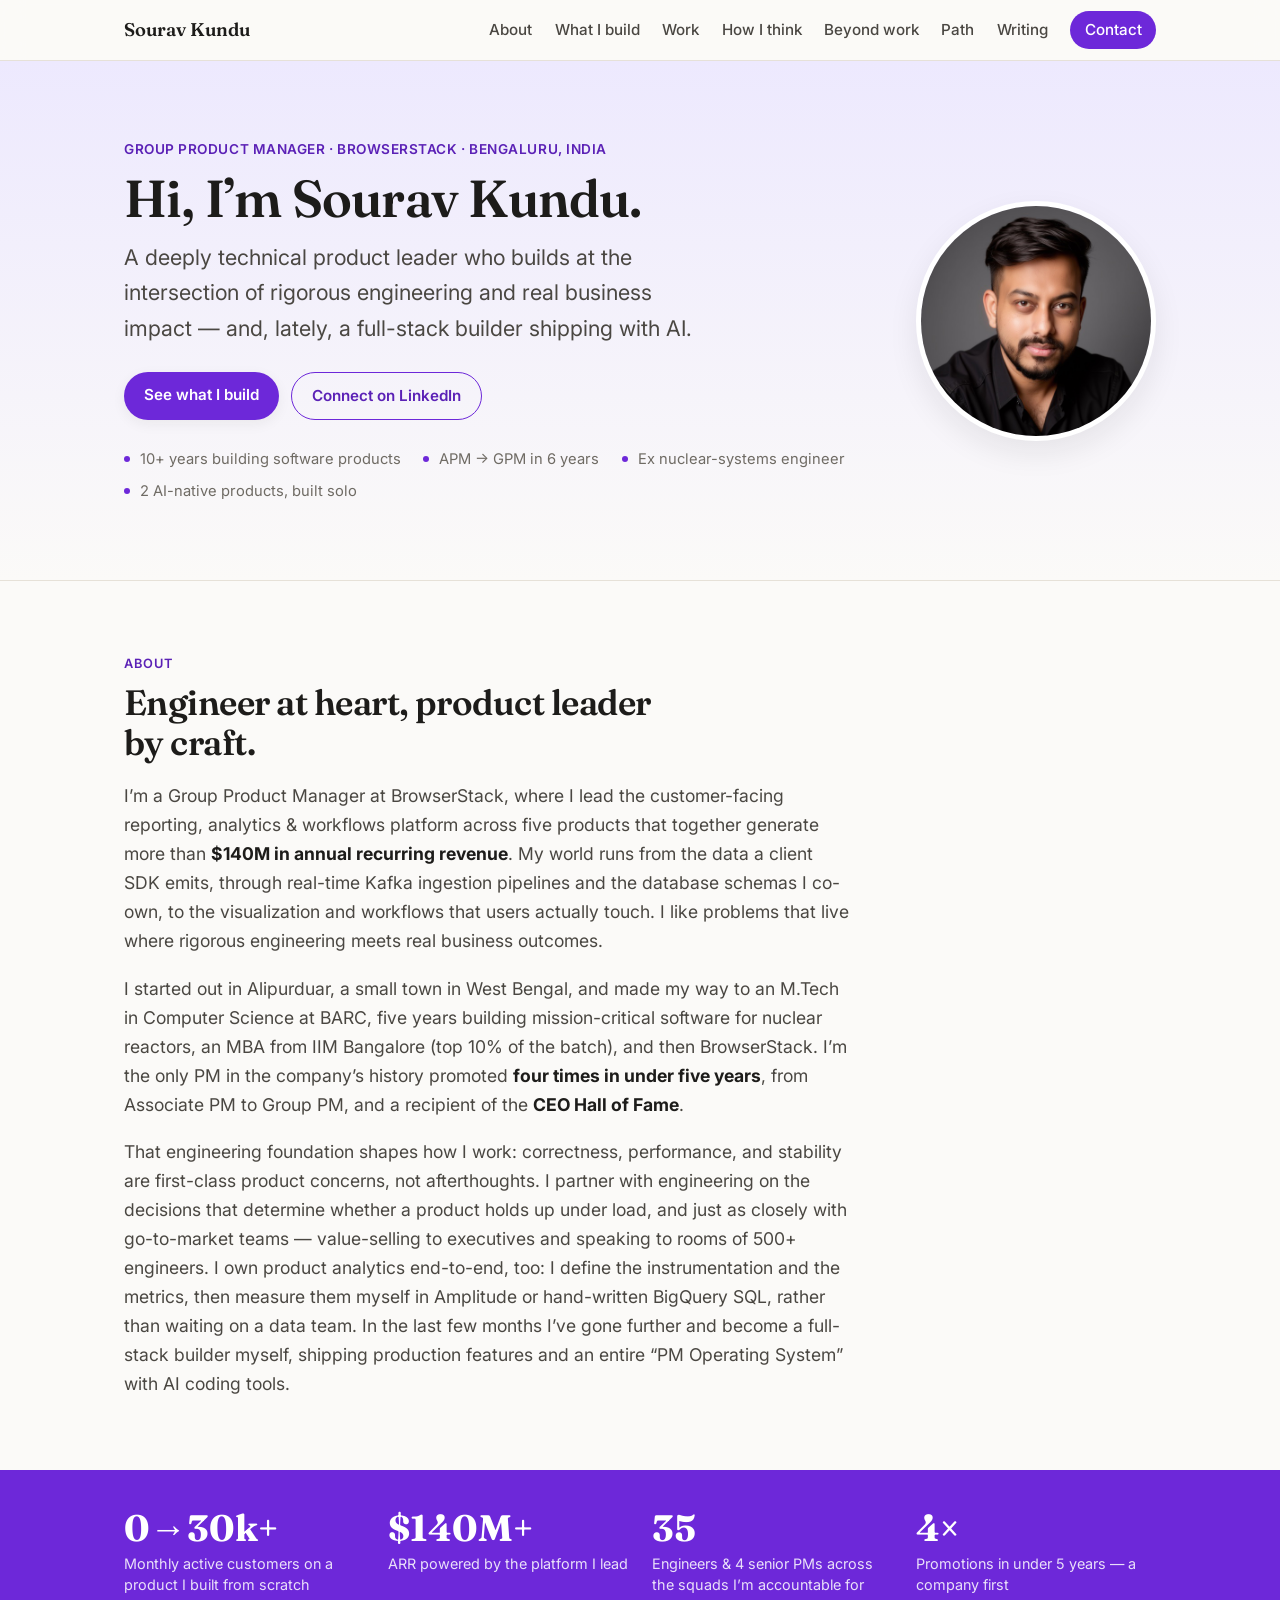
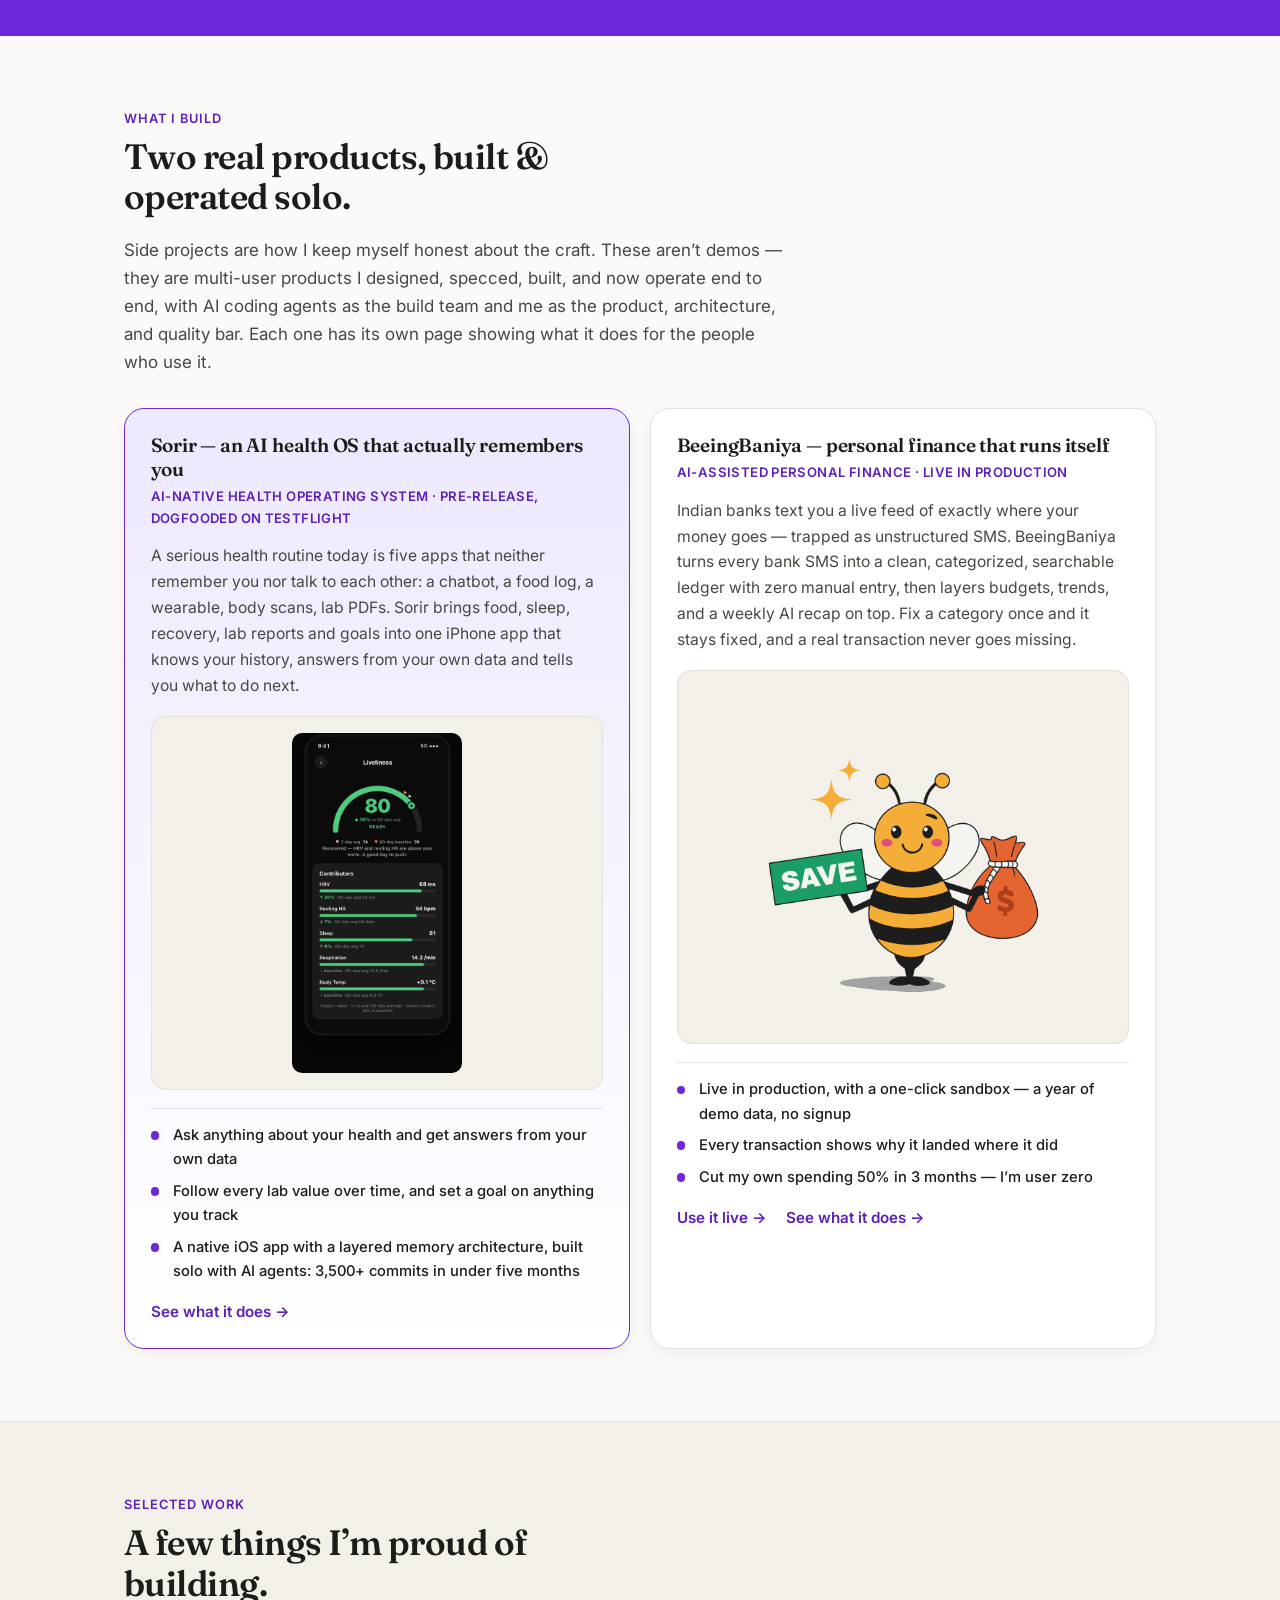
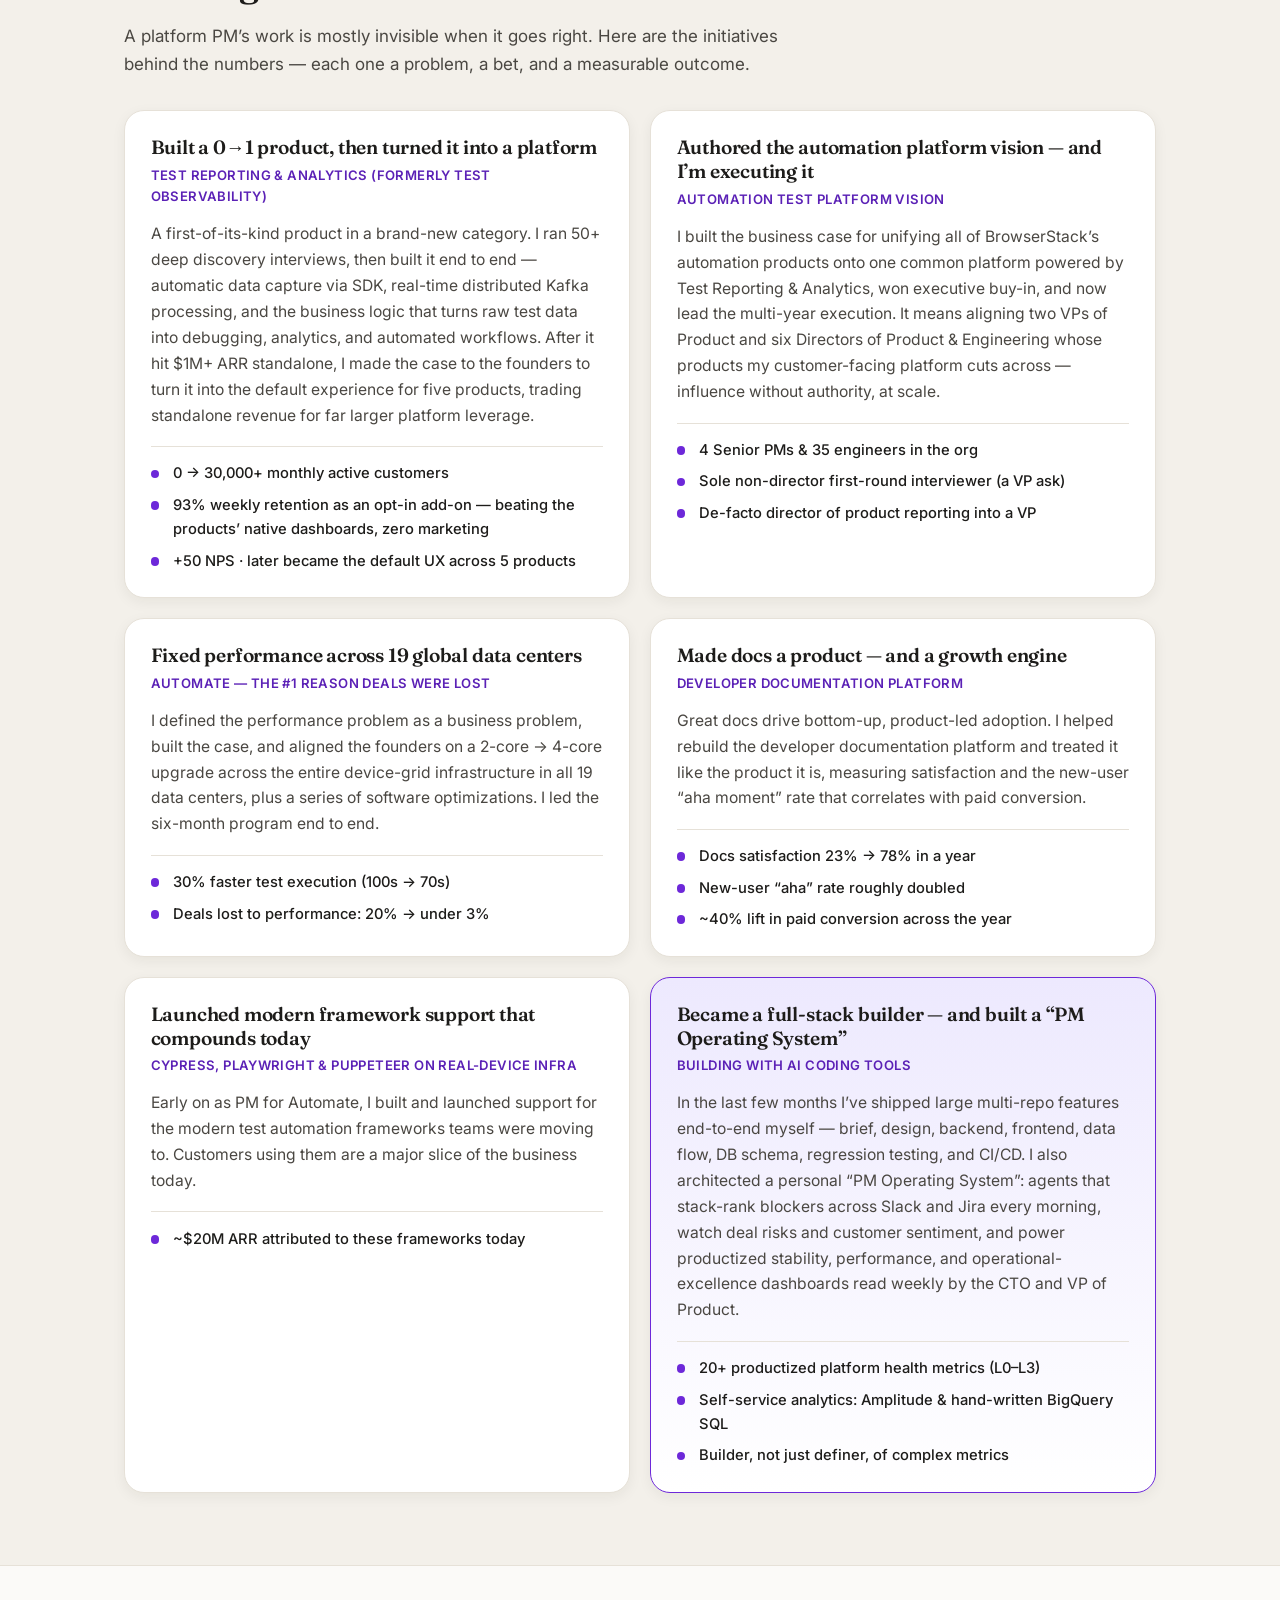
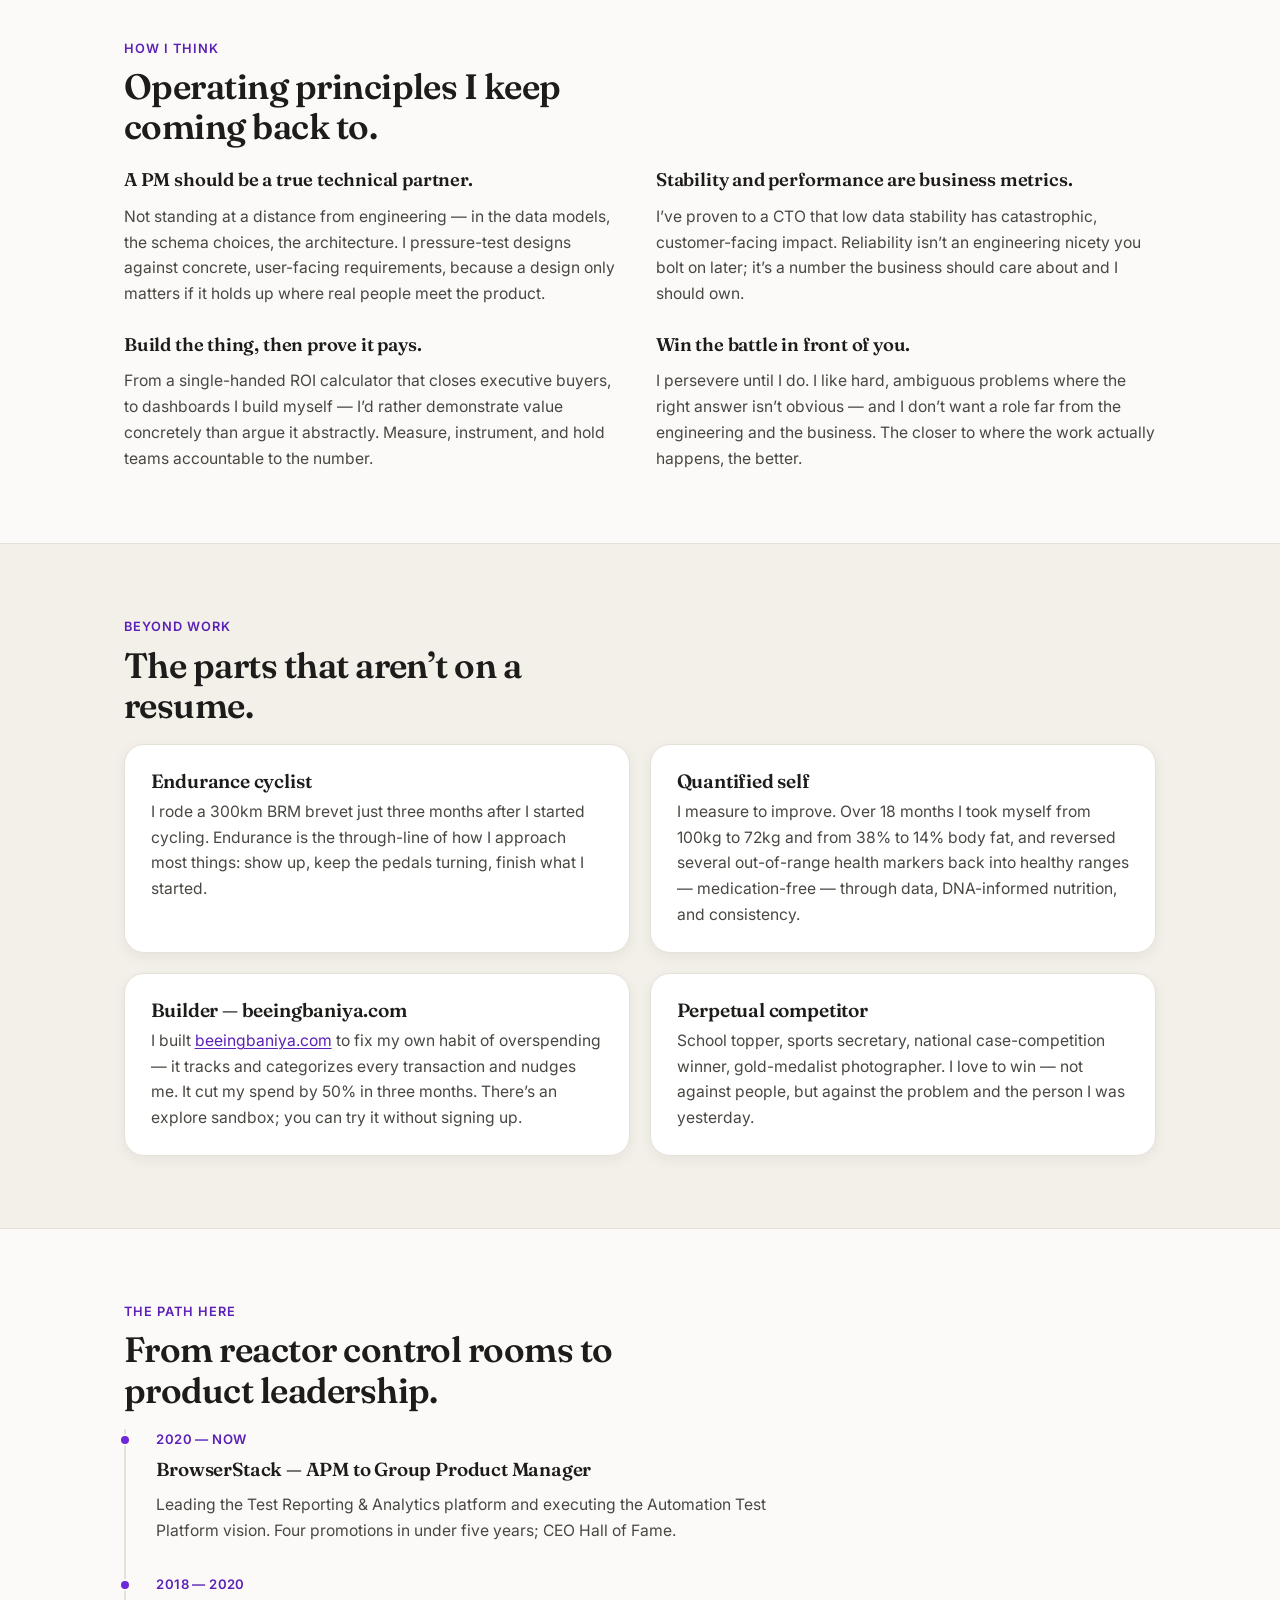
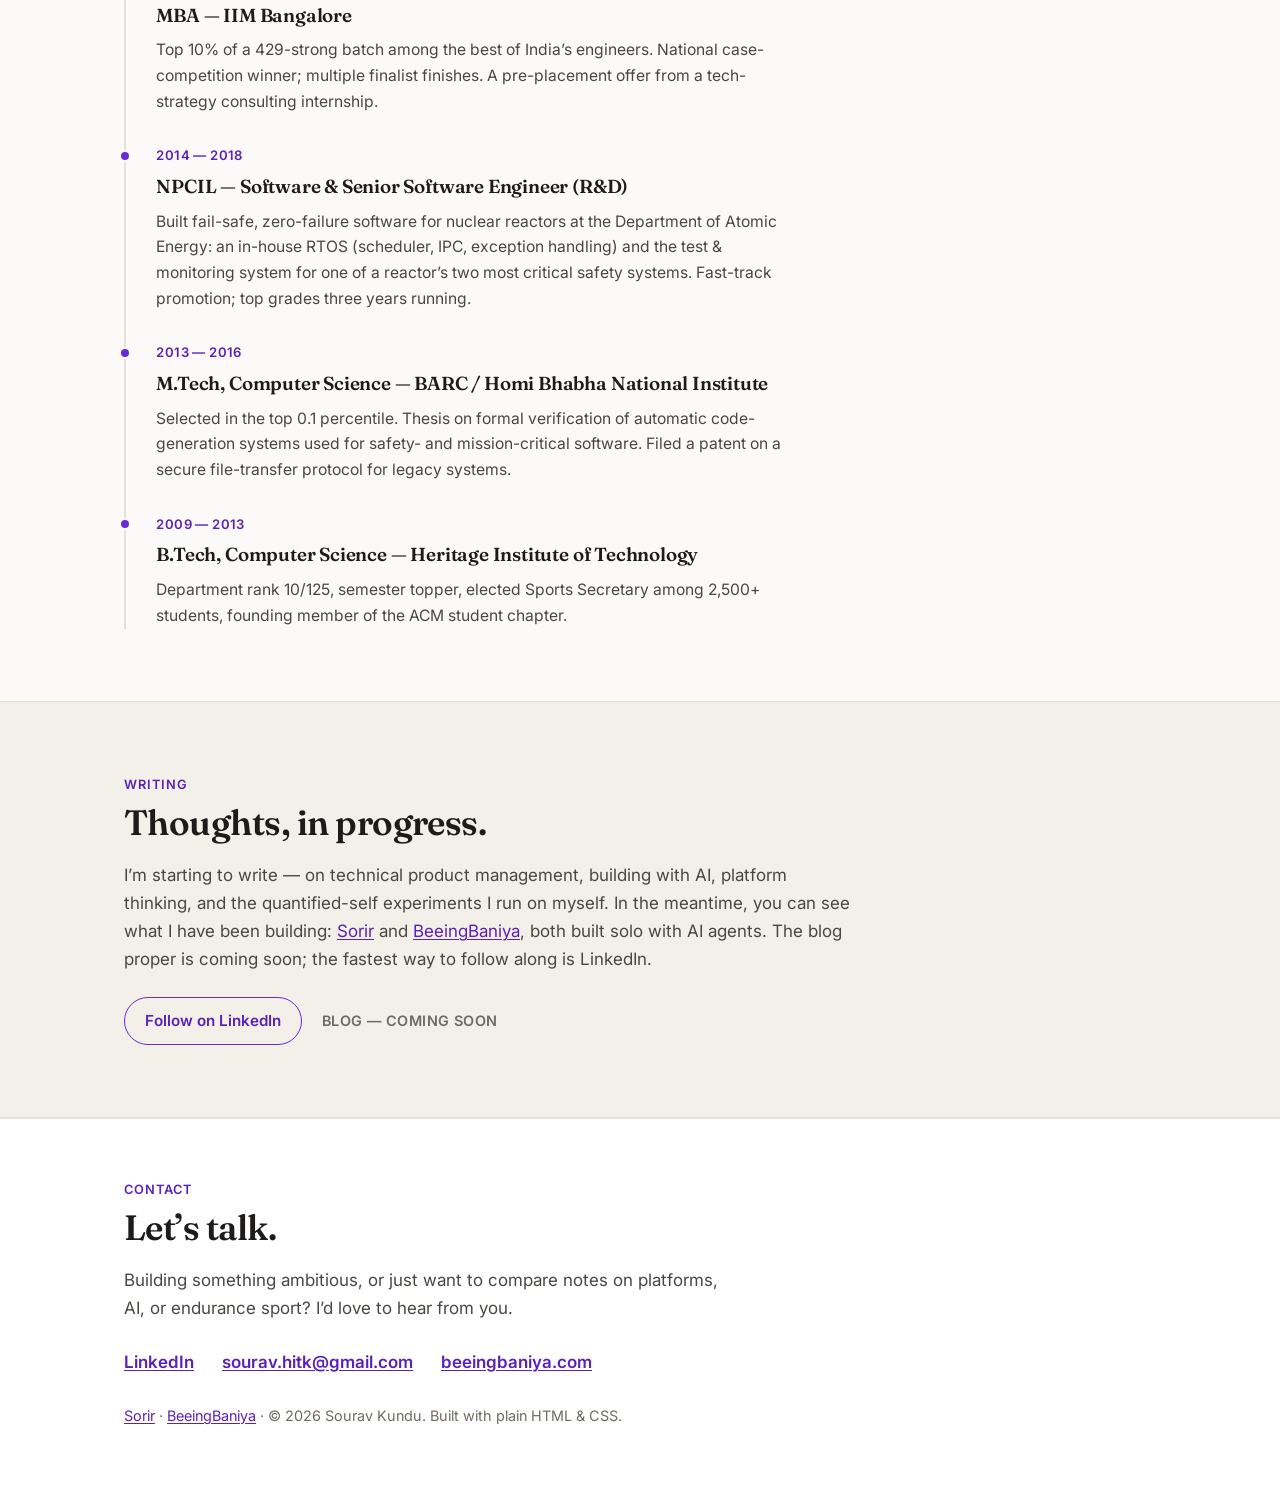
<file: index.html>
<!DOCTYPE html>
<html lang="en">
<head>
  <meta charset="UTF-8" />
  <meta name="viewport" content="width=device-width, initial-scale=1.0" />
  <title>Sourav Kundu — Technical Product Leader</title>
  <meta name="description" content="Sourav Kundu — technical product leader (Group Product Manager, BrowserStack) and AI-native builder. Creator of Sorir, an AI health OS, and BeeingBaniya, an AI personal-finance app. Ex-nuclear-systems engineer, IIM Bangalore MBA." />
  <meta name="author" content="Sourav Kundu" />
  <meta name="theme-color" content="#6d28d9" />

  <!-- Open Graph / social preview -->
  <meta property="og:title" content="Sourav Kundu — Technical Product Leader" />
  <meta property="og:description" content="Group Product Manager at BrowserStack. Building at the intersection of deep engineering and business impact." />
  <meta property="og:type" content="website" />
  <meta property="og:url" content="https://sourav-kundu.com" />
  <meta property="og:image" content="https://sourav-kundu.com/assets/profile.jpg" />
  <meta name="twitter:card" content="summary" />

  <link rel="canonical" href="https://sourav-kundu.com/" />

  <!-- Fonts -->
  <link rel="preconnect" href="https://fonts.googleapis.com" />
  <link rel="preconnect" href="https://fonts.gstatic.com" crossorigin />
  <link href="https://fonts.googleapis.com/css2?family=Inter:wght@400;500;600;700&family=Fraunces:opsz,wght@9..144,500;9..144,600;9..144,700&display=swap" rel="stylesheet" />

  <link rel="stylesheet" href="assets/style.css" />
  <script src="assets/site.js" defer></script>

  <!-- Structured data: who Sourav Kundu is (entity SEO) -->
  <script type="application/ld+json">
  {
    "@context": "https://schema.org",
    "@type": "Person",
    "name": "Sourav Kundu",
    "url": "https://sourav-kundu.com/",
    "image": "https://sourav-kundu.com/assets/profile.jpg",
    "jobTitle": "Group Product Manager",
    "worksFor": { "@type": "Organization", "name": "BrowserStack" },
    "description": "Technical product leader and AI-native builder. Group Product Manager at BrowserStack; creator of Sorir (AI-native health OS) and BeeingBaniya (AI-assisted personal finance).",
    "alumniOf": [
      { "@type": "CollegeOrUniversity", "name": "Indian Institute of Management Bangalore" },
      { "@type": "CollegeOrUniversity", "name": "Homi Bhabha National Institute" }
    ],
    "knowsAbout": ["Product Management", "Platform Product Management", "Product Analytics", "Generative AI", "LLM Agents", "Developer Tools"],
    "sameAs": [
      "https://www.linkedin.com/in/souravkundu-product-builder/",
      "https://github.com/sourav-kundu"
    ]
  }
  </script>
</head>
<body>
  <a class="skip-link" href="#main">Skip to content</a>

  <!-- ===================== Sticky nav ===================== -->
  <header class="nav" id="top">
    <div class="container nav__inner">
      <a class="nav__brand" href="#top">Sourav&nbsp;Kundu</a>
      <button class="nav__toggle" aria-expanded="false" aria-controls="nav-menu" aria-label="Toggle navigation">
        <span></span><span></span><span></span>
      </button>
      <nav class="nav__menu" id="nav-menu" aria-label="Primary">
        <a href="#about">About</a>
        <a href="#products">What I build</a>
        <a href="#work">Work</a>
        <a href="#thinking">How I think</a>
        <a href="#beyond">Beyond work</a>
        <a href="#path">Path</a>
        <a href="#writing">Writing</a>
        <a class="nav__cta" href="#contact">Contact</a>
      </nav>
    </div>
  </header>

  <!-- ===================== Hero ===================== -->
  <section class="hero" aria-labelledby="hero-title">
    <div class="container hero__inner">
      <div class="hero__text">
        <p class="hero__eyebrow">Group Product Manager &middot; BrowserStack &middot; Bengaluru, India</p>
        <h1 class="hero__title" id="hero-title">Hi, I&rsquo;m Sourav Kundu.</h1>
        <p class="hero__tagline">
          A deeply technical product leader who builds at the intersection of
          rigorous engineering and real business impact &mdash; and, lately,
          a full-stack builder shipping with AI.
        </p>
        <div class="hero__actions">
          <a class="btn btn--primary" href="#products">See what I build</a>
          <a class="btn btn--ghost" href="https://www.linkedin.com/in/souravkundu-product-builder/" target="_blank" rel="noopener noreferrer">Connect on LinkedIn</a>
        </div>
        <ul class="hero__meta">
          <li>10+ years building software products</li>
          <li>APM &rarr; GPM in 6 years</li>
          <li>Ex nuclear-systems engineer</li>
          <li>2 AI-native products, built solo</li>
        </ul>
      </div>

      <div class="hero__media">
        <img
          class="avatar"
          src="assets/profile.jpg"
          alt="Portrait of Sourav Kundu"
          width="240"
          height="240"
          loading="eager"
          decoding="async"
        />
      </div>
    </div>
  </section>

  <main id="main">
    <!-- ===================== About ===================== -->
    <section class="section" id="about" aria-labelledby="about-heading">
      <div class="container">
        <p class="section__eyebrow">About</p>
        <h2 class="section__heading" id="about-heading">Engineer at heart, product leader by craft.</h2>
        <div class="prose prose--lead">
          <p>
            I&rsquo;m a Group Product Manager at BrowserStack, where I lead the
            customer-facing reporting, analytics &amp; workflows platform across five
            products that together generate more than
            <strong>$140M in annual recurring revenue</strong>. My world runs from the
            data a client SDK emits, through real-time Kafka ingestion pipelines and the
            database schemas I co-own, to the visualization and workflows that users
            actually touch. I like problems that live where rigorous engineering meets
            real business outcomes.
          </p>
          <p>
            I started out in Alipurduar, a small town in West Bengal, and made my way
            to an M.Tech in Computer Science at BARC, five years building
            mission-critical software for nuclear reactors, an MBA from IIM Bangalore
            (top 10% of the batch), and then BrowserStack. I&rsquo;m the only PM in the company&rsquo;s history
            promoted <strong>four times in under five years</strong>, from Associate
            PM to Group PM, and a recipient of the <strong>CEO Hall of Fame</strong>.
          </p>
          <p>
            That engineering foundation shapes how I work: correctness, performance,
            and stability are first-class product concerns, not afterthoughts. I
            partner with engineering on the decisions that determine whether a product
            holds up under load, and just as closely with go-to-market teams &mdash;
            value-selling to executives and speaking to rooms of 500+ engineers. I own
            product analytics end-to-end, too: I define the instrumentation and the
            metrics, then measure them myself in Amplitude or hand-written BigQuery SQL,
            rather than waiting on a data team. In the last few months I&rsquo;ve gone
            further and become a full-stack builder myself, shipping production features
            and an entire &ldquo;PM Operating System&rdquo; with AI coding tools.
          </p>
        </div>
      </div>
    </section>

    <!-- ===================== Stat strip ===================== -->
    <section class="stats" aria-label="Key numbers">
      <div class="container stats__grid">
        <div class="stat">
          <span class="stat__num">0&rarr;30k+</span>
          <span class="stat__label">Monthly active customers on a product I built from scratch</span>
        </div>
        <div class="stat">
          <span class="stat__num">$140M+</span>
          <span class="stat__label">ARR powered by the platform I lead</span>
        </div>
        <div class="stat">
          <span class="stat__num">35</span>
          <span class="stat__label">Engineers &amp; 4 senior PMs across the squads I&rsquo;m accountable for</span>
        </div>
        <div class="stat">
          <span class="stat__num">4&times;</span>
          <span class="stat__label">Promotions in under 5 years &mdash; a company first</span>
        </div>
      </div>
    </section>


    <!-- ===================== What I build ===================== -->
    <section class="section" id="products" aria-labelledby="products-heading">
      <div class="container">
        <p class="section__eyebrow">What I build</p>
        <h2 class="section__heading" id="products-heading">Two real products, built &amp; operated solo.</h2>
        <p class="section__intro">
          Side projects are how I keep myself honest about the craft. These aren&rsquo;t
          demos &mdash; they are multi-user products I designed, specced, built, and now
          operate end to end, with AI coding agents as the build team and me as the
          product, architecture, and quality bar. Each one has its own page showing what
          it does for the people who use it.
        </p>

        <div class="cards">
          <article class="card card--accent">
            <h3 class="card__title">Sorir &mdash; an AI health OS that actually remembers you</h3>
            <p class="card__kicker">AI-native health operating system &middot; pre-release, dogfooded on TestFlight</p>
            <p class="card__body">
              A serious health routine today is five apps that neither remember you nor
              talk to each other: a chatbot, a food log, a wearable, body scans, lab PDFs.
              Sorir brings food, sleep, recovery, lab reports and goals into one iPhone app
              that knows your history, answers from your own data and tells you what to do next.
            </p>
            <figure class="card__media">
              <img src="sorir/assets/screen-liveliness.png" alt="Sorir Liveliness screen: a readiness score of 80 against a 60-day personal baseline" width="940" height="1888" loading="lazy" decoding="async" />
            </figure>
            <ul class="card__metrics">
              <li>Ask anything about your health and get answers from your own data</li>
              <li>Follow every lab value over time, and set a goal on anything you track</li>
              <li>A native iOS app with a layered memory architecture, built solo with AI agents: 3,500+ commits in under five months</li>
            </ul>
            <p class="card__links">
              <a href="/sorir/">See what it does &rarr;</a>
            </p>
          </article>

          <article class="card">
            <h3 class="card__title">BeeingBaniya &mdash; personal finance that runs itself</h3>
            <p class="card__kicker">AI-assisted personal finance &middot; live in production</p>
            <p class="card__body">
              Indian banks text you a live feed of exactly where your money goes &mdash;
              trapped as unstructured SMS. BeeingBaniya turns every bank SMS into a clean,
              categorized, searchable ledger with zero manual entry, then layers budgets,
              trends, and a weekly AI recap on top. Fix a category once and it stays
              fixed, and a real transaction never goes missing.
            </p>
            <figure class="card__media">
              <img src="beeingbaniya/assets/mascot-transparent.png" alt="The BeeingBaniya mascot" width="1024" height="1024" loading="lazy" decoding="async" />
            </figure>
            <ul class="card__metrics">
              <li>Live in production, with a one-click sandbox &mdash; a year of demo data, no signup</li>
              <li>Every transaction shows why it landed where it did</li>
              <li>Cut my own spending 50% in 3 months &mdash; I&rsquo;m user zero</li>
            </ul>
            <p class="card__links">
              <a href="https://www.beeingbaniya.com/" target="_blank" rel="noopener noreferrer">Use it live &rarr;</a>
              <a href="/beeingbaniya/">See what it does &rarr;</a>
            </p>
          </article>
        </div>
      </div>
    </section>

    <!-- ===================== Selected work ===================== -->
    <section class="section section--alt" id="work" aria-labelledby="work-heading">
      <div class="container">
        <p class="section__eyebrow">Selected work</p>
        <h2 class="section__heading" id="work-heading">A few things I&rsquo;m proud of building.</h2>
        <p class="section__intro">
          A platform PM&rsquo;s work is mostly invisible when it goes right. Here are
          the initiatives behind the numbers &mdash; each one a problem, a bet, and a
          measurable outcome.
        </p>

        <div class="cards">
          <article class="card">
            <h3 class="card__title">Built a 0&rarr;1 product, then turned it into a platform</h3>
            <p class="card__kicker">Test Reporting &amp; Analytics (formerly Test Observability)</p>
            <p class="card__body">
              A first-of-its-kind product in a brand-new category. I ran 50+ deep
              discovery interviews, then built it end to end &mdash; automatic data
              capture via SDK, real-time distributed Kafka processing, and the business
              logic that turns raw test data into debugging, analytics, and automated
              workflows. After it hit $1M+ ARR standalone, I made the case to the
              founders to turn it into the default experience for five products,
              trading standalone revenue for far larger platform leverage.
            </p>
            <ul class="card__metrics">
              <li>0 &rarr; 30,000+ monthly active customers</li>
              <li>93% weekly retention as an opt-in add-on &mdash; beating the products&rsquo; native dashboards, zero marketing</li>
              <li>+50 NPS &middot; later became the default UX across 5 products</li>
            </ul>
          </article>

          <article class="card">
            <h3 class="card__title">Authored the automation platform vision &mdash; and I&rsquo;m executing it</h3>
            <p class="card__kicker">Automation Test Platform vision</p>
            <p class="card__body">
              I built the business case for unifying all of BrowserStack&rsquo;s
              automation products onto one common platform powered by Test Reporting &amp;
              Analytics, won executive buy-in, and now lead the multi-year execution. It
              means aligning two VPs of Product and six Directors of Product &amp;
              Engineering whose products my customer-facing platform cuts across &mdash;
              influence without authority, at scale.
            </p>
            <ul class="card__metrics">
              <li>4 Senior PMs &amp; 35 engineers in the org</li>
              <li>Sole non-director first-round interviewer (a VP ask)</li>
              <li>De-facto director of product reporting into a VP</li>
            </ul>
          </article>

          <article class="card">
            <h3 class="card__title">Fixed performance across 19 global data centers</h3>
            <p class="card__kicker">Automate &mdash; the #1 reason deals were lost</p>
            <p class="card__body">
              I defined the performance problem as a business problem, built the case,
              and aligned the founders on a 2-core &rarr; 4-core upgrade across the
              entire device-grid infrastructure in all 19 data centers, plus a series
              of software optimizations. I led the six-month program end to end.
            </p>
            <ul class="card__metrics">
              <li>30% faster test execution (100s &rarr; 70s)</li>
              <li>Deals lost to performance: 20% &rarr; under 3%</li>
            </ul>
          </article>

          <article class="card">
            <h3 class="card__title">Made docs a product &mdash; and a growth engine</h3>
            <p class="card__kicker">Developer documentation platform</p>
            <p class="card__body">
              Great docs drive bottom-up, product-led adoption. I helped rebuild the
              developer documentation platform and treated it like the product it is,
              measuring satisfaction and the new-user &ldquo;aha moment&rdquo; rate that
              correlates with paid conversion.
            </p>
            <ul class="card__metrics">
              <li>Docs satisfaction 23% &rarr; 78% in a year</li>
              <li>New-user &ldquo;aha&rdquo; rate roughly doubled</li>
              <li>~40% lift in paid conversion across the year</li>
            </ul>
          </article>

          <article class="card">
            <h3 class="card__title">Launched modern framework support that compounds today</h3>
            <p class="card__kicker">Cypress, Playwright &amp; Puppeteer on real-device infra</p>
            <p class="card__body">
              Early on as PM for Automate, I built and launched support for the modern
              test automation frameworks teams were moving to. Customers using them are
              a major slice of the business today.
            </p>
            <ul class="card__metrics">
              <li>~$20M ARR attributed to these frameworks today</li>
            </ul>
          </article>

          <article class="card card--accent">
            <h3 class="card__title">Became a full-stack builder &mdash; and built a &ldquo;PM Operating System&rdquo;</h3>
            <p class="card__kicker">Building with AI coding tools</p>
            <p class="card__body">
              In the last few months I&rsquo;ve shipped large multi-repo features
              end-to-end myself &mdash; brief, design, backend, frontend, data flow,
              DB schema, regression testing, and CI/CD. I also architected a personal
              &ldquo;PM Operating System&rdquo;: agents that stack-rank blockers across
              Slack and Jira every morning, watch deal risks and customer sentiment,
              and power productized stability, performance, and operational-excellence
              dashboards read weekly by the CTO and VP of Product.
            </p>
            <ul class="card__metrics">
              <li>20+ productized platform health metrics (L0&ndash;L3)</li>
              <li>Self-service analytics: Amplitude &amp; hand-written BigQuery SQL</li>
              <li>Builder, not just definer, of complex metrics</li>
            </ul>
          </article>
        </div>
      </div>
    </section>

    <!-- ===================== How I think ===================== -->
    <section class="section" id="thinking" aria-labelledby="thinking-heading">
      <div class="container">
        <p class="section__eyebrow">How I think</p>
        <h2 class="section__heading" id="thinking-heading">Operating principles I keep coming back to.</h2>
        <div class="principles">
          <div class="principle">
            <h3>A PM should be a true technical partner.</h3>
            <p>Not standing at a distance from engineering &mdash; in the data models, the schema choices, the architecture. I pressure-test designs against concrete, user-facing requirements, because a design only matters if it holds up where real people meet the product.</p>
          </div>
          <div class="principle">
            <h3>Stability and performance are business metrics.</h3>
            <p>I&rsquo;ve proven to a CTO that low data stability has catastrophic, customer-facing impact. Reliability isn&rsquo;t an engineering nicety you bolt on later; it&rsquo;s a number the business should care about and I should own.</p>
          </div>
          <div class="principle">
            <h3>Build the thing, then prove it pays.</h3>
            <p>From a single-handed ROI calculator that closes executive buyers, to dashboards I build myself &mdash; I&rsquo;d rather demonstrate value concretely than argue it abstractly. Measure, instrument, and hold teams accountable to the number.</p>
          </div>
          <div class="principle">
            <h3>Win the battle in front of you.</h3>
            <p>I persevere until I do. I like hard, ambiguous problems where the right answer isn&rsquo;t obvious &mdash; and I don&rsquo;t want a role far from the engineering and the business. The closer to where the work actually happens, the better.</p>
          </div>
        </div>
      </div>
    </section>

    <!-- ===================== Beyond work ===================== -->
    <section class="section section--alt" id="beyond" aria-labelledby="beyond-heading">
      <div class="container">
        <p class="section__eyebrow">Beyond work</p>
        <h2 class="section__heading" id="beyond-heading">The parts that aren&rsquo;t on a resume.</h2>
        <div class="cards cards--soft">
          <article class="card">
            <h3 class="card__title">Endurance cyclist</h3>
            <p class="card__body">
              I rode a 300km BRM brevet just three months after I started cycling.
              Endurance is the through-line of how I approach most things: show up,
              keep the pedals turning, finish what I started.
            </p>
          </article>
          <article class="card">
            <h3 class="card__title">Quantified self</h3>
            <p class="card__body">
              I measure to improve. Over 18 months I took myself from 100kg to 72kg and
              from 38% to 14% body fat, and reversed several out-of-range health markers
              back into healthy ranges &mdash; medication-free &mdash; through data,
              DNA-informed nutrition, and consistency.
            </p>
          </article>
          <article class="card">
            <h3 class="card__title">Builder &mdash; beeingbaniya.com</h3>
            <p class="card__body">
              I built <a href="https://www.beeingbaniya.com/" target="_blank" rel="noopener noreferrer">beeingbaniya.com</a>
              to fix my own habit of overspending &mdash; it tracks and categorizes every
              transaction and nudges me. It cut my spend by 50% in three months. There&rsquo;s
              an explore sandbox; you can try it without signing up.
            </p>
          </article>
          <article class="card">
            <h3 class="card__title">Perpetual competitor</h3>
            <p class="card__body">
              School topper, sports secretary, national case-competition winner,
              gold-medalist photographer. I love to win &mdash; not against people, but
              against the problem and the person I was yesterday.
            </p>
          </article>
        </div>
      </div>
    </section>

    <!-- ===================== Path / timeline ===================== -->
    <section class="section" id="path" aria-labelledby="path-heading">
      <div class="container">
        <p class="section__eyebrow">The path here</p>
        <h2 class="section__heading" id="path-heading">From reactor control rooms to product leadership.</h2>
        <ol class="timeline">
          <li class="timeline__item">
            <span class="timeline__when">2020 &mdash; now</span>
            <h3 class="timeline__what">BrowserStack &mdash; APM to Group Product Manager</h3>
            <p>Leading the Test Reporting &amp; Analytics platform and executing the Automation Test Platform vision. Four promotions in under five years; CEO Hall of Fame.</p>
          </li>
          <li class="timeline__item">
            <span class="timeline__when">2018 &mdash; 2020</span>
            <h3 class="timeline__what">MBA &mdash; IIM Bangalore</h3>
            <p>Top 10% of a 429-strong batch among the best of India&rsquo;s engineers. National case-competition winner; multiple finalist finishes. A pre-placement offer from a tech-strategy consulting internship.</p>
          </li>
          <li class="timeline__item">
            <span class="timeline__when">2014 &mdash; 2018</span>
            <h3 class="timeline__what">NPCIL &mdash; Software &amp; Senior Software Engineer (R&amp;D)</h3>
            <p>Built fail-safe, zero-failure software for nuclear reactors at the Department of Atomic Energy: an in-house RTOS (scheduler, IPC, exception handling) and the test &amp; monitoring system for one of a reactor&rsquo;s two most critical safety systems. Fast-track promotion; top grades three years running.</p>
          </li>
          <li class="timeline__item">
            <span class="timeline__when">2013 &mdash; 2016</span>
            <h3 class="timeline__what">M.Tech, Computer Science &mdash; BARC / Homi Bhabha National Institute</h3>
            <p>Selected in the top 0.1 percentile. Thesis on formal verification of automatic code-generation systems used for safety- and mission-critical software. Filed a patent on a secure file-transfer protocol for legacy systems.</p>
          </li>
          <li class="timeline__item">
            <span class="timeline__when">2009 &mdash; 2013</span>
            <h3 class="timeline__what">B.Tech, Computer Science &mdash; Heritage Institute of Technology</h3>
            <p>Department rank 10/125, semester topper, elected Sports Secretary among 2,500+ students, founding member of the ACM student chapter.</p>
          </li>
        </ol>
      </div>
    </section>

    <!-- ===================== Writing / blog teaser ===================== -->
    <section class="section section--alt" id="writing" aria-labelledby="writing-heading">
      <div class="container">
        <p class="section__eyebrow">Writing</p>
        <h2 class="section__heading" id="writing-heading">Thoughts, in progress.</h2>
        <div class="prose">
          <p>
            I&rsquo;m starting to write &mdash; on technical product management, building
            with AI, platform thinking, and the quantified-self experiments I run on
            myself. In the meantime, you can see what I have been building:
            <a href="/sorir/">Sorir</a> and <a href="/beeingbaniya/">BeeingBaniya</a>, both
            built solo with AI agents. The blog proper is coming soon; the fastest way to
            follow along is LinkedIn.
          </p>
        </div>
        <div class="writing__cta">
          <a class="btn btn--ghost" href="https://www.linkedin.com/in/souravkundu-product-builder/" target="_blank" rel="noopener noreferrer">Follow on LinkedIn</a>
          <span class="writing__soon">Blog &mdash; coming soon</span>
        </div>
      </div>
    </section>
  </main>

  <!-- ===================== Contact / footer ===================== -->
  <footer class="footer" id="contact" aria-labelledby="contact-heading">
    <div class="container">
      <p class="section__eyebrow">Contact</p>
      <h2 class="section__heading" id="contact-heading">Let&rsquo;s talk.</h2>
      <p class="footer__lead">
        Building something ambitious, or just want to compare notes on platforms, AI,
        or endurance sport? I&rsquo;d love to hear from you.
      </p>
      <ul class="contact-links">
        <li><a href="https://www.linkedin.com/in/souravkundu-product-builder/" target="_blank" rel="noopener noreferrer">LinkedIn</a></li>
        <li><a href="mailto:sourav.hitk@gmail.com">sourav.hitk@gmail.com</a></li>
        <li><a href="https://www.beeingbaniya.com/" target="_blank" rel="noopener noreferrer">beeingbaniya.com</a></li>
      </ul>
      <p class="footer__note">
        <a href="/sorir/">Sorir</a> &middot; <a href="https://www.beeingbaniya.com/" target="_blank" rel="noopener noreferrer">BeeingBaniya</a> &middot;
        &copy; <span id="year">2026</span> Sourav Kundu. Built with plain HTML &amp; CSS.
      </p>
    </div>
  </footer>

  <script>
    // Footer year, no build step needed.
    document.getElementById('year').textContent = new Date().getFullYear();

    // Mobile nav toggle.
    (function () {
      var toggle = document.querySelector('.nav__toggle');
      var menu = document.getElementById('nav-menu');
      if (!toggle || !menu) return;
      toggle.addEventListener('click', function () {
        var open = menu.classList.toggle('is-open');
        toggle.setAttribute('aria-expanded', String(open));
      });
      // Close the menu after tapping a link (mobile).
      menu.addEventListener('click', function (e) {
        if (e.target.tagName === 'A') {
          menu.classList.remove('is-open');
          toggle.setAttribute('aria-expanded', 'false');
        }
      });
    })();
  </script>
</body>
</html>
</file>
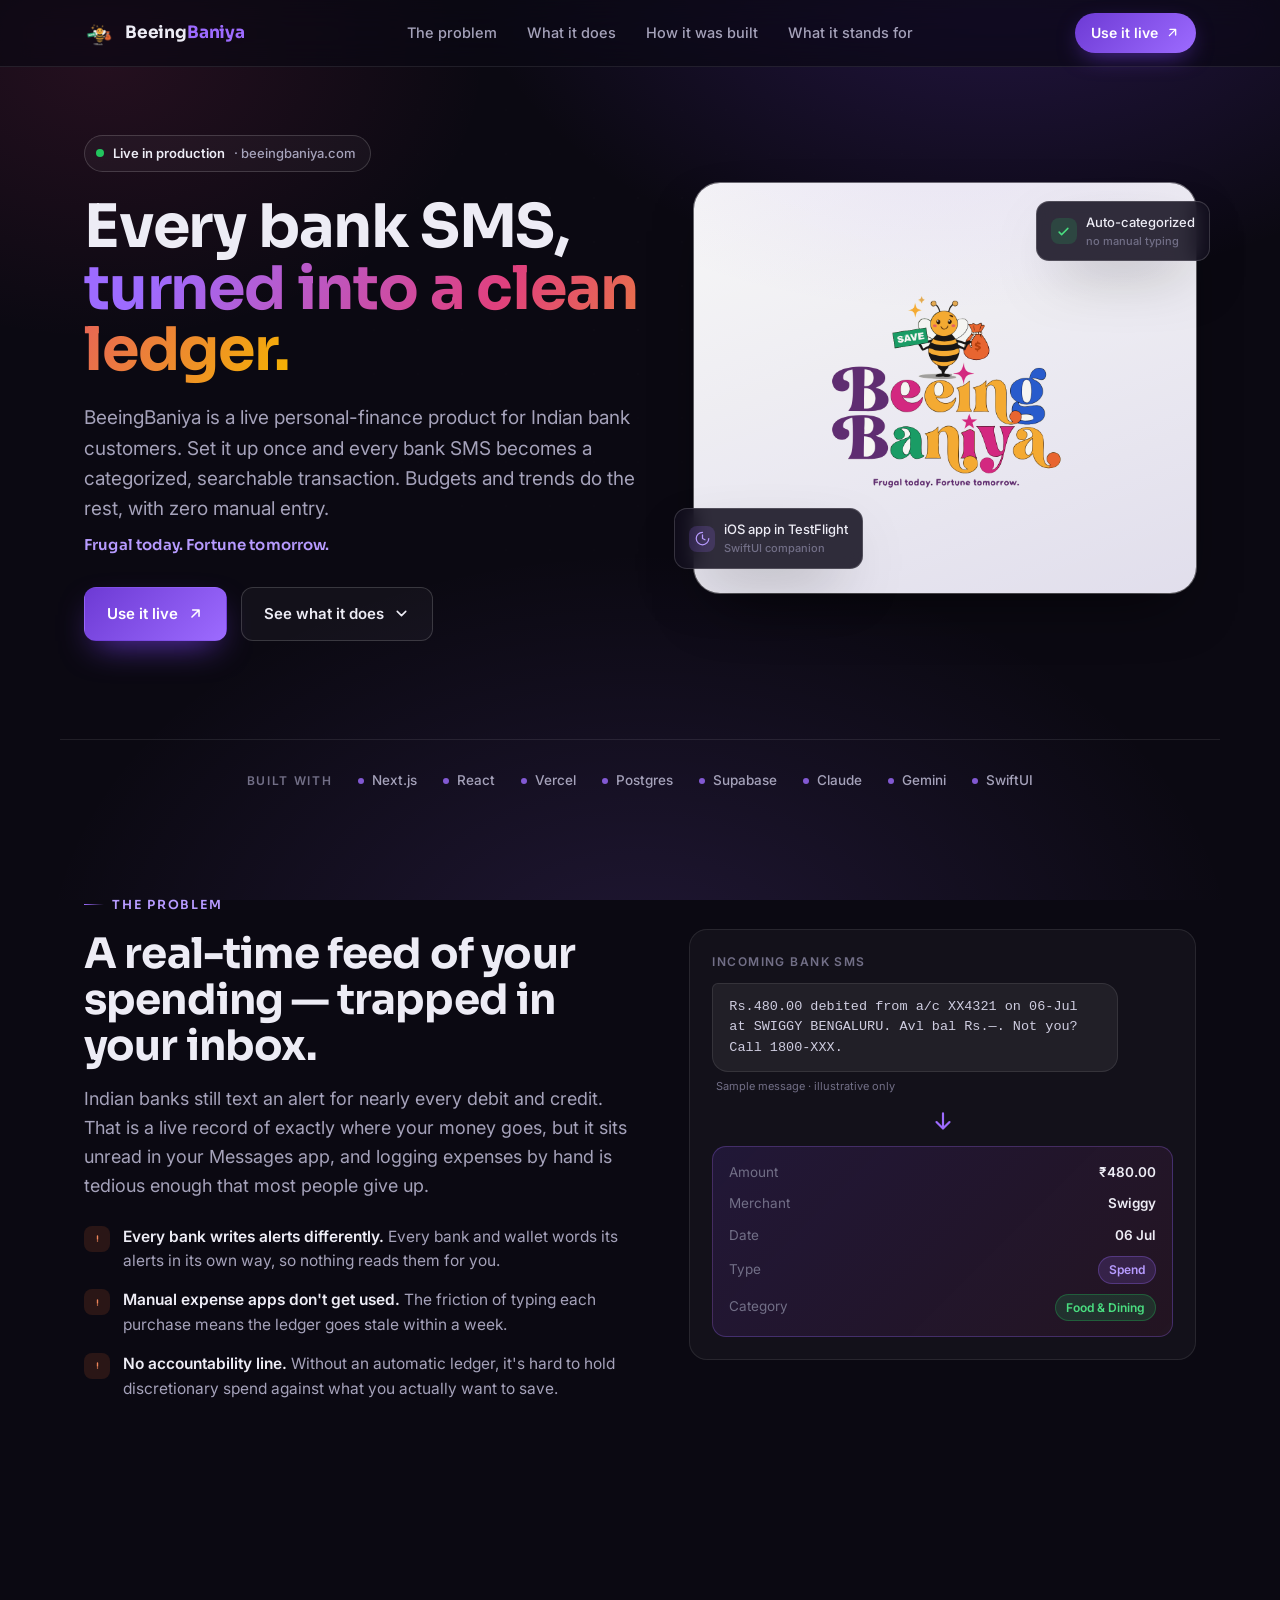
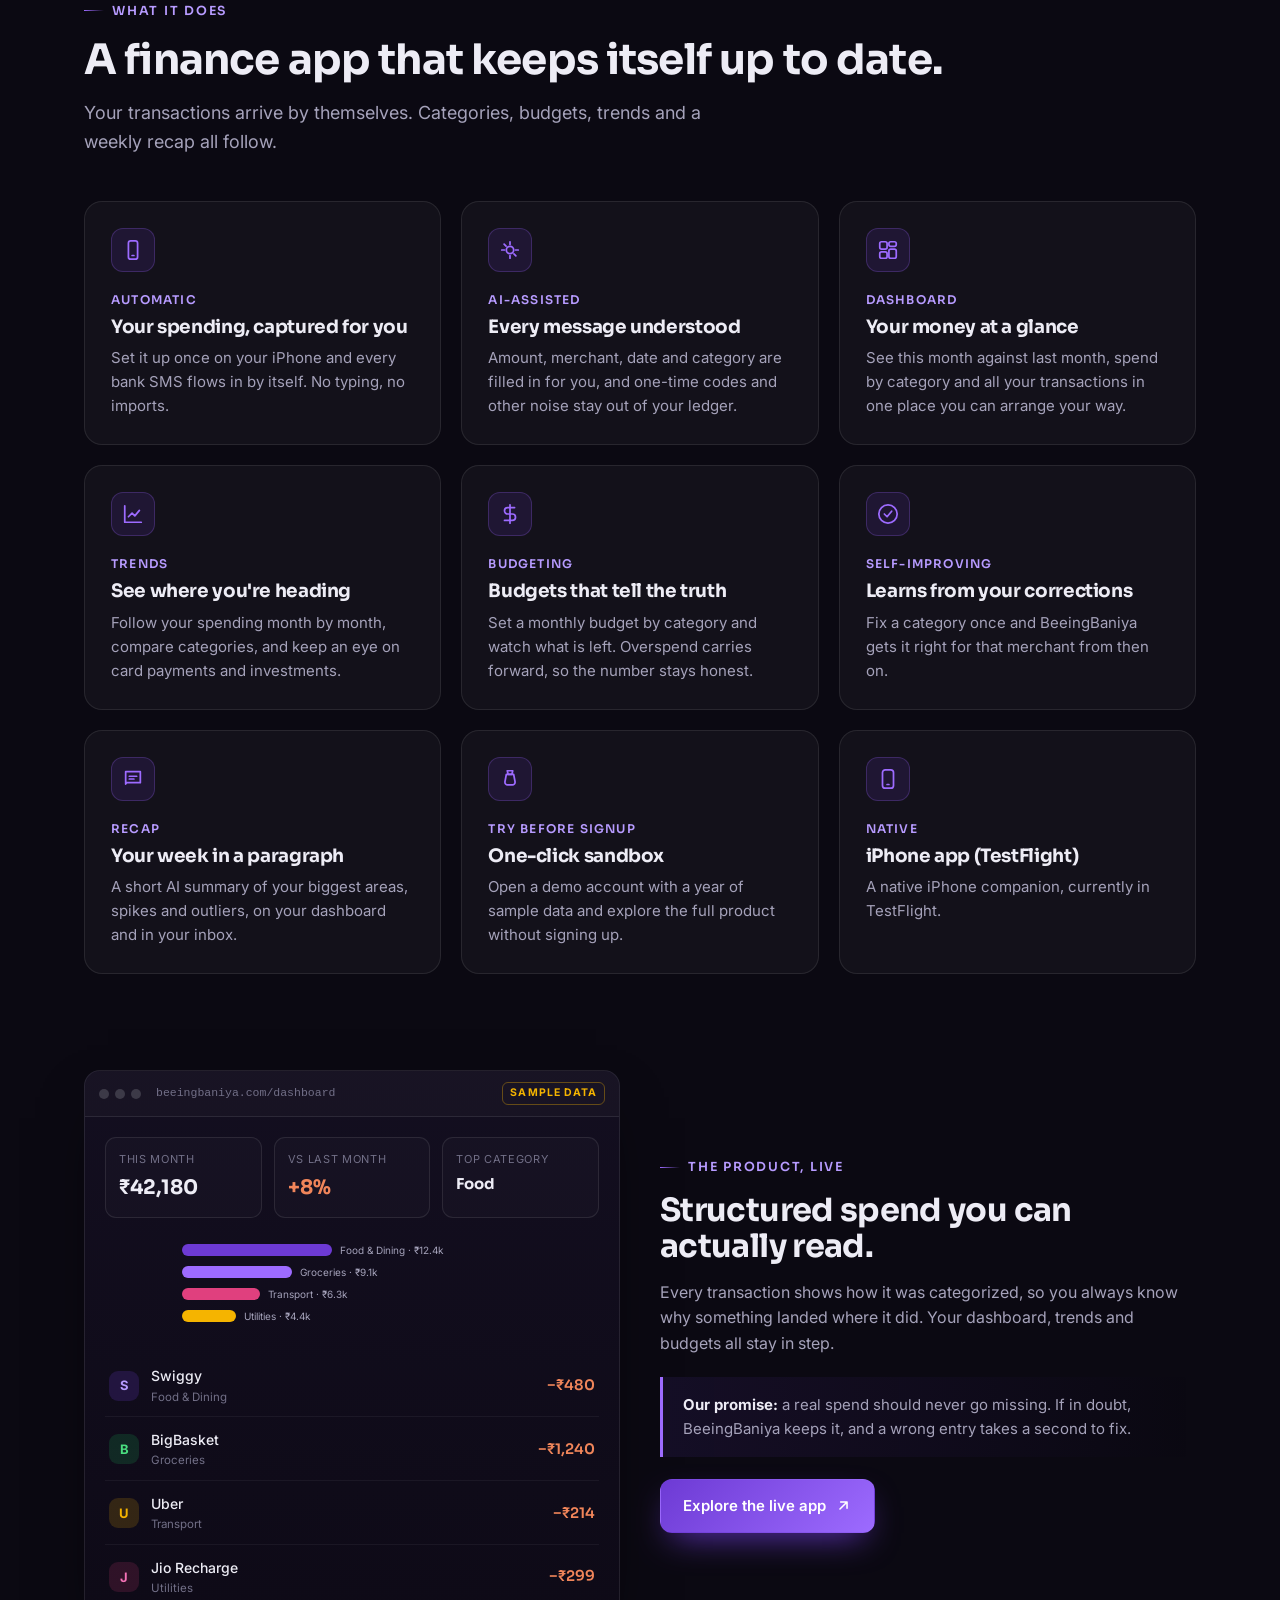
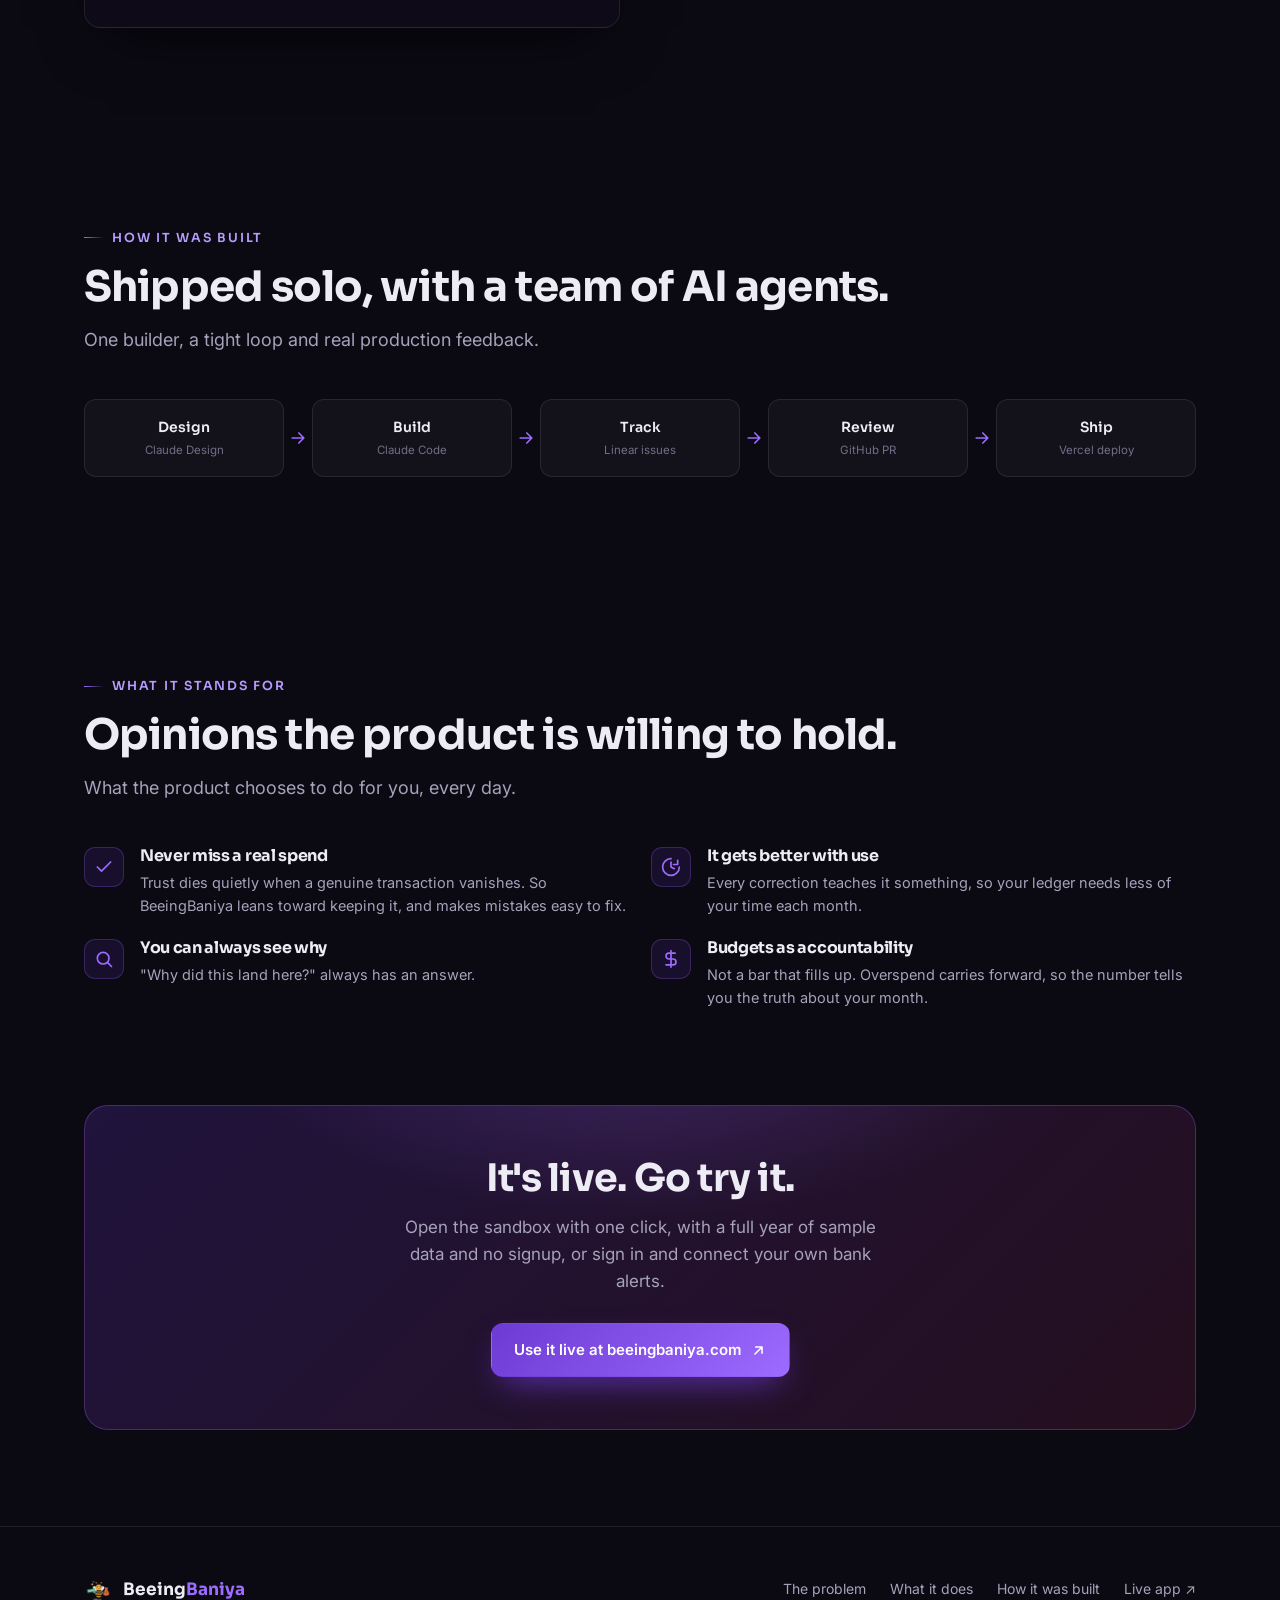
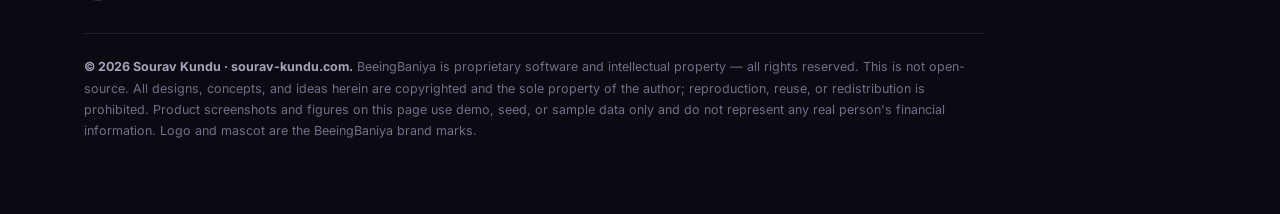
<file: beeingbaniya/index.html>
<!-- Proprietary. © Sourav Kundu. All rights reserved. -->
<!DOCTYPE html>
<html lang="en">
<head>
  <meta charset="UTF-8" />
  <meta name="viewport" content="width=device-width, initial-scale=1.0" />
  <meta name="robots" content="noindex, nofollow" />
  <title>BeeingBaniya — AI-assisted personal finance from bank SMS · a project by Sourav Kundu</title>
  <link rel="canonical" href="https://sourav-kundu.com/beeingbaniya/" />
  <meta property="og:url" content="https://sourav-kundu.com/beeingbaniya/" />
  <meta name="description" content="BeeingBaniya is a live SaaS product that turns bank transaction SMS into a clean, categorized ledger with budgeting and trends. Set it up once and see where your money goes, with budgets and trends that keep themselves up to date." />
  <meta name="author" content="Sourav Kundu" />
  <meta name="theme-color" content="#0b0912" />
  <link rel="icon" type="image/svg+xml" href="assets/icon.svg" />
  <link rel="apple-touch-icon" href="assets/apple-icon.png" />
  <link rel="preconnect" href="https://fonts.googleapis.com" />
  <link rel="preconnect" href="https://fonts.gstatic.com" crossorigin />
  <link href="https://fonts.googleapis.com/css2?family=Sora:wght@400;500;600;700;800&family=Inter:wght@400;500;600;700&display=swap" rel="stylesheet" />
  <link rel="stylesheet" href="assets/style.css" />
</head>
<body>

  <!-- ============================================= NAV -->
  <header class="nav">
    <div class="wrap nav-inner">
      <a class="brand" href="#top" aria-label="BeeingBaniya">
        <img src="assets/mascot-transparent.png" alt="BeeingBaniya bee mascot" width="30" height="30" />
        <span>Beeing<span class="b-e">Baniya</span></span>
      </a>
      <nav class="nav-links" id="navLinks">
        <a href="#problem">The problem</a>
        <a href="#features">What it does</a>
        <a href="#built">How it was built</a>
        <a href="#thinking">What it stands for</a>
      </nav>
      <a class="nav-cta" href="https://www.beeingbaniya.com" target="_blank" rel="noopener">
        Use it live
        <svg viewBox="0 0 24 24" width="15" height="15" fill="none" stroke="currentColor" stroke-width="2.2" stroke-linecap="round" stroke-linejoin="round"><path d="M7 17 17 7M8 7h9v9"/></svg>
      </a>
      <button class="nav-toggle" id="navToggle" aria-label="Toggle menu" aria-expanded="false">
        <svg viewBox="0 0 24 24" width="26" height="26" fill="none" stroke="currentColor" stroke-width="2" stroke-linecap="round"><path d="M3 6h18M3 12h18M3 18h18"/></svg>
      </button>
    </div>
  </header>

  <!-- ============================================= HERO -->
  <span id="top"></span>
  <section class="hero">
    <div class="wrap hero-grid">
      <div class="hero-copy">
        <span class="pill">
          <span class="dot-live"></span>
          <b>Live in production</b> · beeingbaniya.com
        </span>
        <h1>Every bank SMS,<br /><span class="grad">turned into a clean ledger.</span></h1>
        <p class="lede">
          BeeingBaniya is a live personal-finance product for Indian bank customers. Set it up once
          and every bank SMS becomes a categorized, searchable transaction. Budgets and trends do
          the rest, with zero manual entry.
        </p>
        <p class="tagline">Frugal today. Fortune tomorrow.</p>
        <div class="cta-row">
          <a class="btn btn-primary" href="https://www.beeingbaniya.com" target="_blank" rel="noopener">
            Use it live
            <svg viewBox="0 0 24 24" fill="none" stroke="currentColor" stroke-width="2.2" stroke-linecap="round" stroke-linejoin="round"><path d="M7 17 17 7M8 7h9v9"/></svg>
          </a>
          <a class="btn btn-ghost" href="#features">
            See what it does
            <svg viewBox="0 0 24 24" fill="none" stroke="currentColor" stroke-width="2.2" stroke-linecap="round" stroke-linejoin="round"><path d="m6 9 6 6 6-6"/></svg>
          </a>
        </div>
      </div>

      <div class="hero-visual" style="position:relative;">
        <div class="hero-card">
          <img class="logo" src="assets/main-logo-transparent.png" alt="BeeingBaniya — bee mascot holding a SAVE sign and a money bag, above the Beeing Baniya wordmark" />
        </div>
        <div class="hero-float float-a">
          <span class="ic" style="background:rgba(34,197,94,.16);color:#4ade80;">
            <svg viewBox="0 0 24 24" width="15" height="15" fill="none" stroke="currentColor" stroke-width="2.4" stroke-linecap="round" stroke-linejoin="round"><path d="m5 13 4 4L19 7"/></svg>
          </span>
          <div>Auto-categorized<small>no manual typing</small></div>
        </div>
        <div class="hero-float float-b">
          <span class="ic" style="background:rgba(157,107,255,.18);color:var(--violet-soft);">
            <svg viewBox="0 0 24 24" width="15" height="15" fill="none" stroke="currentColor" stroke-width="2" stroke-linecap="round" stroke-linejoin="round"><path d="M12 2a10 10 0 1 0 10 10"/><path d="M12 6v6l4 2"/></svg>
          </span>
          <div>iOS app in TestFlight<small>SwiftUI companion</small></div>
        </div>
      </div>
    </div>
  </section>

  <!-- ============================================= TECH STRIP -->
  <div class="stack-strip">
    <div class="wrap">
      <span class="label">Built with</span>
      <span class="chip">Next.js</span>
      <span class="chip">React</span>
      <span class="chip">Vercel</span>
      <span class="chip">Postgres</span>
      <span class="chip">Supabase</span>
      <span class="chip">Claude</span>
      <span class="chip">Gemini</span>
      <span class="chip">SwiftUI</span>
    </div>
  </div>

  <!-- ============================================= PROBLEM -->
  <section id="problem">
    <div class="wrap problem-grid">
      <div>
        <p class="eyebrow">The problem</p>
        <h2 class="section-title">A real-time feed of your spending — trapped in your inbox.</h2>
        <p class="section-lead" style="margin-bottom:0;">
          Indian banks still text an alert for nearly every debit and credit. That is a live record
          of exactly where your money goes, but it sits unread in your Messages app, and logging
          expenses by hand is tedious enough that most people give up.
        </p>
        <ul class="pain-list">
          <li><span class="pain-ic"><svg viewBox="0 0 24 24" fill="none" stroke="currentColor" stroke-width="2.2" stroke-linecap="round"><path d="M12 8v5M12 16h.01"/></svg></span><span><b>Every bank writes alerts differently.</b> Every bank and wallet words its alerts in its own way, so nothing reads them for you.</span></li>
          <li><span class="pain-ic"><svg viewBox="0 0 24 24" fill="none" stroke="currentColor" stroke-width="2.2" stroke-linecap="round"><path d="M12 8v5M12 16h.01"/></svg></span><span><b>Manual expense apps don't get used.</b> The friction of typing each purchase means the ledger goes stale within a week.</span></li>
          <li><span class="pain-ic"><svg viewBox="0 0 24 24" fill="none" stroke="currentColor" stroke-width="2.2" stroke-linecap="round"><path d="M12 8v5M12 16h.01"/></svg></span><span><b>No accountability line.</b> Without an automatic ledger, it's hard to hold discretionary spend against what you actually want to save.</span></li>
        </ul>
      </div>
      <div class="sms-demo" aria-label="How a bank SMS becomes a structured transaction">
        <div class="step-label">Incoming bank SMS</div>
        <div class="sms-bubble">Rs.480.00 debited from a/c XX4321 on 06-Jul at SWIGGY BENGALURU. Avl bal Rs.—. Not you? Call 1800-XXX.</div>
        <div class="sms-meta">Sample message · illustrative only</div>
        <div class="flow-arrow">
          <svg viewBox="0 0 24 24" width="26" height="26" fill="none" stroke="currentColor" stroke-width="2" stroke-linecap="round" stroke-linejoin="round"><path d="M12 5v14M6 13l6 6 6-6"/></svg>
        </div>
        <div class="tx-parsed">
          <div class="tx-row"><span class="k">Amount</span><span class="v">₹480.00</span></div>
          <div class="tx-row"><span class="k">Merchant</span><span class="v">Swiggy</span></div>
          <div class="tx-row"><span class="k">Date</span><span class="v">06 Jul</span></div>
          <div class="tx-row"><span class="k">Type</span><span class="v"><span class="tag tag-ai">Spend</span></span></div>
          <div class="tx-row"><span class="k">Category</span><span class="v"><span class="tag tag-cat">Food &amp; Dining</span></span></div>
        </div>
      </div>
    </div>
  </section>

  <!-- ============================================= FEATURES -->
  <section id="features">
    <div class="wrap">
      <p class="eyebrow">What it does</p>
      <h2 class="section-title">A finance app that keeps itself up to date.</h2>
      <p class="section-lead">Your transactions arrive by themselves. Categories, budgets, trends and a weekly recap all follow.</p>

      <div class="grid cols-3">
        <div class="card">
          <div class="ic-badge"><svg viewBox="0 0 24 24" fill="none" stroke="currentColor" stroke-width="1.9" stroke-linecap="round" stroke-linejoin="round"><rect x="7" y="2" width="10" height="20" rx="2.5"/><path d="M11 18h2"/></svg></div>
          <div class="kicker">Automatic</div>
          <h3>Your spending, captured for you</h3>
          <p>Set it up once on your iPhone and every bank SMS flows in by itself. No typing, no imports.</p>
        </div>
        <div class="card">
          <div class="ic-badge"><svg viewBox="0 0 24 24" fill="none" stroke="currentColor" stroke-width="1.9" stroke-linecap="round" stroke-linejoin="round"><path d="M12 3v3M5.6 5.6l2.1 2.1M3 12h3M18 12h3M12 18v3M16.3 16.3l2.1 2.1"/><circle cx="12" cy="12" r="4"/></svg></div>
          <div class="kicker">AI-assisted</div>
          <h3>Every message understood</h3>
          <p>Amount, merchant, date and category are filled in for you, and one-time codes and other noise stay out of your ledger.</p>
        </div>
        <div class="card">
          <div class="ic-badge"><svg viewBox="0 0 24 24" fill="none" stroke="currentColor" stroke-width="1.9" stroke-linecap="round" stroke-linejoin="round"><rect x="3" y="3" width="8" height="8" rx="2"/><rect x="13" y="3" width="8" height="5" rx="2"/><rect x="13" y="11" width="8" height="10" rx="2"/><rect x="3" y="14" width="8" height="7" rx="2"/></svg></div>
          <div class="kicker">Dashboard</div>
          <h3>Your money at a glance</h3>
          <p>See this month against last month, spend by category and all your transactions in one place you can arrange your way.</p>
        </div>
        <div class="card">
          <div class="ic-badge"><svg viewBox="0 0 24 24" fill="none" stroke="currentColor" stroke-width="1.9" stroke-linecap="round" stroke-linejoin="round"><path d="M3 3v18h18"/><path d="m7 15 4-4 3 3 5-6"/></svg></div>
          <div class="kicker">Trends</div>
          <h3>See where you're heading</h3>
          <p>Follow your spending month by month, compare categories, and keep an eye on card payments and investments.</p>
        </div>
        <div class="card">
          <div class="ic-badge"><svg viewBox="0 0 24 24" fill="none" stroke="currentColor" stroke-width="1.9" stroke-linecap="round" stroke-linejoin="round"><path d="M12 2v20M17 5H9.5a3.5 3.5 0 0 0 0 7h5a3.5 3.5 0 0 1 0 7H6"/></svg></div>
          <div class="kicker">Budgeting</div>
          <h3>Budgets that tell the truth</h3>
          <p>Set a monthly budget by category and watch what is left. Overspend carries forward, so the number stays honest.</p>
        </div>
        <div class="card">
          <div class="ic-badge"><svg viewBox="0 0 24 24" fill="none" stroke="currentColor" stroke-width="1.9" stroke-linecap="round" stroke-linejoin="round"><path d="M12 2a10 10 0 1 0 10 10A10 10 0 0 0 12 2z"/><path d="m8 12 3 3 5-6"/></svg></div>
          <div class="kicker">Self-improving</div>
          <h3>Learns from your corrections</h3>
          <p>Fix a category once and BeeingBaniya gets it right for that merchant from then on.</p>
        </div>
        <div class="card">
          <div class="ic-badge"><svg viewBox="0 0 24 24" fill="none" stroke="currentColor" stroke-width="1.9" stroke-linecap="round" stroke-linejoin="round"><path d="M4 4h16v12H5.2L4 17.5z"/><path d="M8 9h8M8 12h5"/></svg></div>
          <div class="kicker">Recap</div>
          <h3>Your week in a paragraph</h3>
          <p>A short AI summary of your biggest areas, spikes and outliers, on your dashboard and in your inbox.</p>
        </div>
        <div class="card">
          <div class="ic-badge"><svg viewBox="0 0 24 24" fill="none" stroke="currentColor" stroke-width="1.9" stroke-linecap="round" stroke-linejoin="round"><path d="M9 3h6l-1 4h-4z"/><path d="M8 7h8l1.5 8a3 3 0 0 1-3 3.5H9.5A3 3 0 0 1 6.5 15z"/></svg></div>
          <div class="kicker">Try before signup</div>
          <h3>One-click sandbox</h3>
          <p>Open a demo account with a year of sample data and explore the full product without signing up.</p>
        </div>
        <div class="card">
          <div class="ic-badge"><svg viewBox="0 0 24 24" fill="none" stroke="currentColor" stroke-width="1.9" stroke-linecap="round" stroke-linejoin="round"><rect x="6" y="2" width="12" height="20" rx="3"/><path d="M11 18h2"/></svg></div>
          <div class="kicker">Native</div>
          <h3>iPhone app (TestFlight)</h3>
          <p>A native iPhone companion, currently in TestFlight.</p>
        </div>
      </div>
    </div>
  </section>

  <!-- ============================================= SAMPLE PRODUCT UI -->
  <section id="product" style="padding-top:0;">
    <div class="wrap">
      <div class="grid cols-2" style="align-items:center;gap:40px;">
        <div class="mock" aria-label="Illustrative dashboard with sample data">
          <div class="mock-bar"><div class="dots"><i></i><i></i><i></i></div><span class="u">beeingbaniya.com/dashboard</span><span class="sample-badge">Sample data</span></div>
          <div class="mock-body">
            <div class="stat-row">
              <div class="stat-box"><div class="lbl">This month</div><div class="val">₹42,180</div></div>
              <div class="stat-box"><div class="lbl">vs last month</div><div class="val up">+8%</div></div>
              <div class="stat-box"><div class="lbl">Top category</div><div class="val" style="font-size:15px;">Food</div></div>
            </div>
            <!-- mini category bars -->
            <svg viewBox="0 0 340 96" width="100%" height="96" style="margin-bottom:16px;" role="img" aria-label="Sample spend-by-category bars">
              <g font-family="Inter" font-size="10" fill="#a5a2ba">
                <rect x="0" y="8" width="150" height="12" rx="6" fill="#6d3ad4"/><text x="158" y="18">Food &amp; Dining · ₹12.4k</text>
                <rect x="0" y="30" width="110" height="12" rx="6" fill="#9d6bff"/><text x="118" y="40">Groceries · ₹9.1k</text>
                <rect x="0" y="52" width="78" height="12" rx="6" fill="#e0407e"/><text x="86" y="62">Transport · ₹6.3k</text>
                <rect x="0" y="74" width="54" height="12" rx="6" fill="#f5b400"/><text x="62" y="84">Utilities · ₹4.4k</text>
              </g>
            </svg>
            <div class="txlist">
              <div class="txitem"><span class="av" style="background:rgba(109,58,212,.2);color:var(--violet-soft);">S</span><span><div class="nm">Swiggy</div><div class="sub">Food &amp; Dining</div></span><span class="amt up" style="color:#f0855a;">−₹480</span></div>
              <div class="txitem"><span class="av" style="background:rgba(34,197,94,.16);color:#4ade80;">B</span><span><div class="nm">BigBasket</div><div class="sub">Groceries</div></span><span class="amt" style="color:#f0855a;">−₹1,240</span></div>
              <div class="txitem"><span class="av" style="background:rgba(245,180,0,.16);color:var(--gold);">U</span><span><div class="nm">Uber</div><div class="sub">Transport</div></span><span class="amt" style="color:#f0855a;">−₹214</span></div>
              <div class="txitem"><span class="av" style="background:rgba(224,64,126,.16);color:#f472b6;">J</span><span><div class="nm">Jio Recharge</div><div class="sub">Utilities</div></span><span class="amt" style="color:#f0855a;">−₹299</span></div>
            </div>
          </div>
        </div>
        <div>
          <p class="eyebrow">The product, live</p>
          <h2 class="section-title" style="font-size:32px;">Structured spend you can actually read.</h2>
          <p style="color:var(--muted);font-size:16px;margin:0 0 20px;">Every transaction shows how it was categorized, so you always know why something landed where it did. Your dashboard, trends and budgets all stay in step.</p>
          <div class="callout">
            <b>Our promise:</b> a real spend should never go missing. If in doubt, BeeingBaniya keeps it, and a wrong entry takes a second to fix.
          </div>
          <p style="margin-top:22px;">
            <a class="btn btn-primary" href="https://www.beeingbaniya.com" target="_blank" rel="noopener">
              Explore the live app
              <svg viewBox="0 0 24 24" fill="none" stroke="currentColor" stroke-width="2.2" stroke-linecap="round" stroke-linejoin="round"><path d="M7 17 17 7M8 7h9v9"/></svg>
            </a>
          </p>
        </div>
      </div>
    </div>
  </section>

  <!-- ============================================= HOW IT WAS BUILT -->
  <section id="built">
    <div class="wrap">
      <p class="eyebrow">How it was built</p>
      <h2 class="section-title">Shipped solo, with a team of AI agents.</h2>
      <p class="section-lead">One builder, a tight loop and real production feedback.</p>

      <div class="flow-pipe">
        <div class="flow-node"><div class="fn-t">Design</div><div class="fn-s">Claude Design</div></div>
        <div class="flow-sep"><svg viewBox="0 0 24 24" width="20" height="20" fill="none" stroke="currentColor" stroke-width="2" stroke-linecap="round" stroke-linejoin="round"><path d="M5 12h14M13 6l6 6-6 6"/></svg></div>
        <div class="flow-node"><div class="fn-t">Build</div><div class="fn-s">Claude Code</div></div>
        <div class="flow-sep"><svg viewBox="0 0 24 24" width="20" height="20" fill="none" stroke="currentColor" stroke-width="2" stroke-linecap="round" stroke-linejoin="round"><path d="M5 12h14M13 6l6 6-6 6"/></svg></div>
        <div class="flow-node"><div class="fn-t">Track</div><div class="fn-s">Linear issues</div></div>
        <div class="flow-sep"><svg viewBox="0 0 24 24" width="20" height="20" fill="none" stroke="currentColor" stroke-width="2" stroke-linecap="round" stroke-linejoin="round"><path d="M5 12h14M13 6l6 6-6 6"/></svg></div>
        <div class="flow-node"><div class="fn-t">Review</div><div class="fn-s">GitHub PR</div></div>
        <div class="flow-sep"><svg viewBox="0 0 24 24" width="20" height="20" fill="none" stroke="currentColor" stroke-width="2" stroke-linecap="round" stroke-linejoin="round"><path d="M5 12h14M13 6l6 6-6 6"/></svg></div>
        <div class="flow-node"><div class="fn-t">Ship</div><div class="fn-s">Vercel deploy</div></div>
      </div>
    </div>
  </section>

  <!-- ============================================= PRODUCT THINKING -->
  <section id="thinking">
    <div class="wrap">
      <p class="eyebrow">What it stands for</p>
      <h2 class="section-title">Opinions the product is willing to hold.</h2>
      <p class="section-lead">What the product chooses to do for you, every day.</p>

      <div class="grid cols-2" style="gap:22px;">
        <div class="principle">
          <span class="p-ic"><svg viewBox="0 0 24 24" fill="none" stroke="currentColor" stroke-width="2" stroke-linecap="round" stroke-linejoin="round"><path d="M20 6 9 17l-5-5"/></svg></span>
          <div><h3>Never miss a real spend</h3><p>Trust dies quietly when a genuine transaction vanishes. So BeeingBaniya leans toward keeping it, and makes mistakes easy to fix.</p></div>
        </div>
        <div class="principle">
          <span class="p-ic"><svg viewBox="0 0 24 24" fill="none" stroke="currentColor" stroke-width="2" stroke-linecap="round" stroke-linejoin="round"><path d="M12 2a10 10 0 1 0 10 10"/><path d="M12 6v6l4 2"/><path d="M20 4v5h-5"/></svg></span>
          <div><h3>It gets better with use</h3><p>Every correction teaches it something, so your ledger needs less of your time each month.</p></div>
        </div>
        <div class="principle">
          <span class="p-ic"><svg viewBox="0 0 24 24" fill="none" stroke="currentColor" stroke-width="2" stroke-linecap="round" stroke-linejoin="round"><circle cx="11" cy="11" r="7"/><path d="m21 21-4.3-4.3"/></svg></span>
          <div><h3>You can always see why</h3><p>"Why did this land here?" always has an answer.</p></div>
        </div>
        <div class="principle">
          <span class="p-ic"><svg viewBox="0 0 24 24" fill="none" stroke="currentColor" stroke-width="2" stroke-linecap="round" stroke-linejoin="round"><path d="M12 2v20M17 5H9.5a3.5 3.5 0 0 0 0 7h5a3.5 3.5 0 0 1 0 7H6"/></svg></span>
          <div><h3>Budgets as accountability</h3><p>Not a bar that fills up. Overspend carries forward, so the number tells you the truth about your month.</p></div>
        </div>
      </div>
    </div>
  </section>

  <!-- ============================================= CTA BAND -->
  <section style="padding-top:0;">
    <div class="wrap">
      <div class="cta-band">
        <h2>It's live. Go try it.</h2>
        <p>Open the sandbox with one click, with a full year of sample data and no signup, or sign in and connect your own bank alerts.</p>
        <div class="cta-row">
          <a class="btn btn-primary" href="https://www.beeingbaniya.com" target="_blank" rel="noopener">
            Use it live at beeingbaniya.com
            <svg viewBox="0 0 24 24" fill="none" stroke="currentColor" stroke-width="2.2" stroke-linecap="round" stroke-linejoin="round"><path d="M7 17 17 7M8 7h9v9"/></svg>
          </a>
        </div>
      </div>
    </div>
  </section>

  <!-- ============================================= FOOTER -->
  <footer>
    <div class="wrap">
      <div class="foot-top">
        <div class="foot-brand">
          <img src="assets/mascot-transparent.png" alt="BeeingBaniya bee mascot" width="28" height="28" />
          <span>Beeing<span style="color:var(--violet-bright);">Baniya</span></span>
        </div>
        <div class="foot-links">
          <a href="#problem">The problem</a>
          <a href="#features">What it does</a>
          <a href="#built">How it was built</a>
          <a href="https://www.beeingbaniya.com" target="_blank" rel="noopener">Live app ↗</a>
        </div>
      </div>
      <p class="notice">
        <b>© 2026 <a href="https://sourav-kundu.com/" style="color:inherit">Sourav Kundu</a> · <a href="https://sourav-kundu.com/" style="color:inherit">sourav-kundu.com</a>.</b> BeeingBaniya is proprietary software and intellectual property — all rights reserved.
        This is not open-source. All designs, concepts, and ideas herein are copyrighted and the sole
        property of the author; reproduction, reuse, or redistribution is prohibited. Product screenshots and figures
        on this page use demo, seed, or sample data only and do not represent any real person's financial information.
        Logo and mascot are the BeeingBaniya brand marks.
      </p>
    </div>
  </footer>

  <script>
    // Mobile nav toggle (no build step, tiny + progressive).
    (function () {
      var t = document.getElementById('navToggle');
      var l = document.getElementById('navLinks');
      if (!t || !l) return;
      t.addEventListener('click', function () {
        var open = l.classList.toggle('open');
        t.setAttribute('aria-expanded', open ? 'true' : 'false');
      });
      l.addEventListener('click', function (e) {
        if (e.target.tagName === 'A') { l.classList.remove('open'); t.setAttribute('aria-expanded', 'false'); }
      });
    })();
  </script>
</body>
</html>
</file>
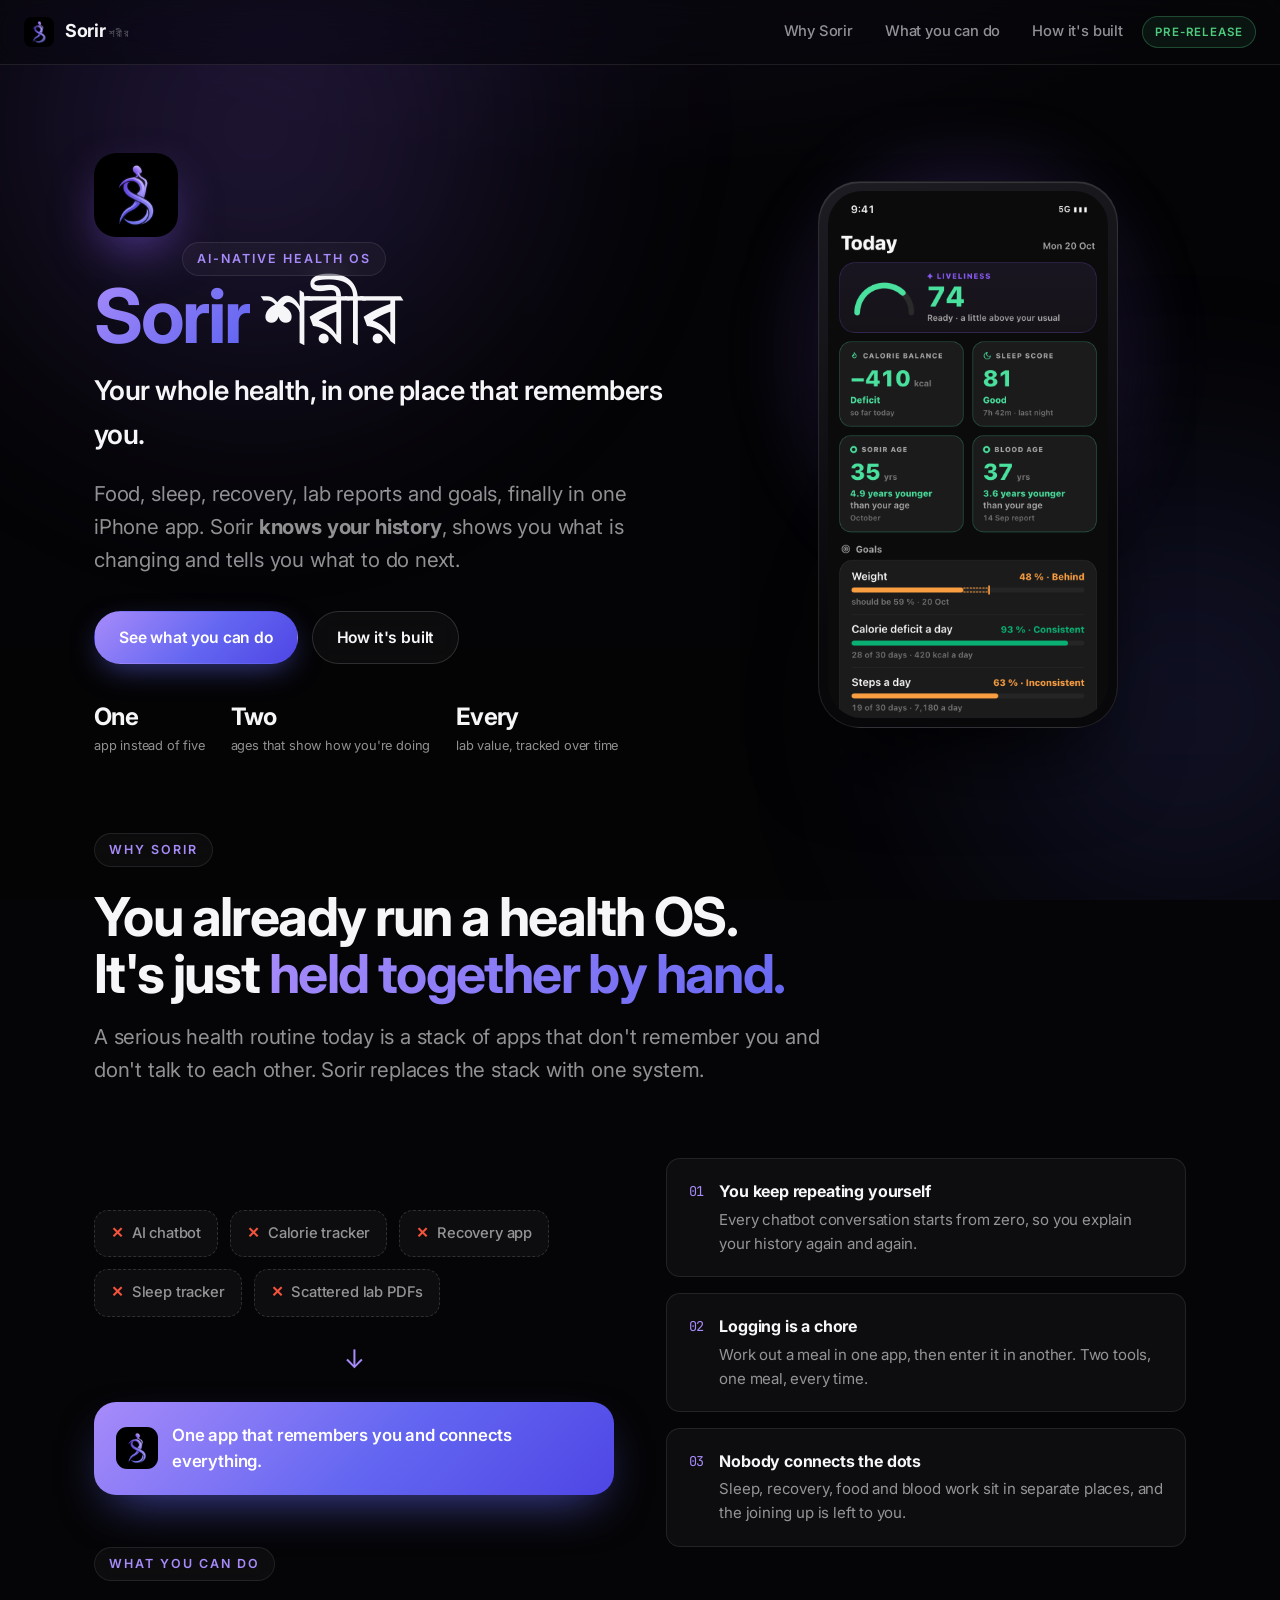
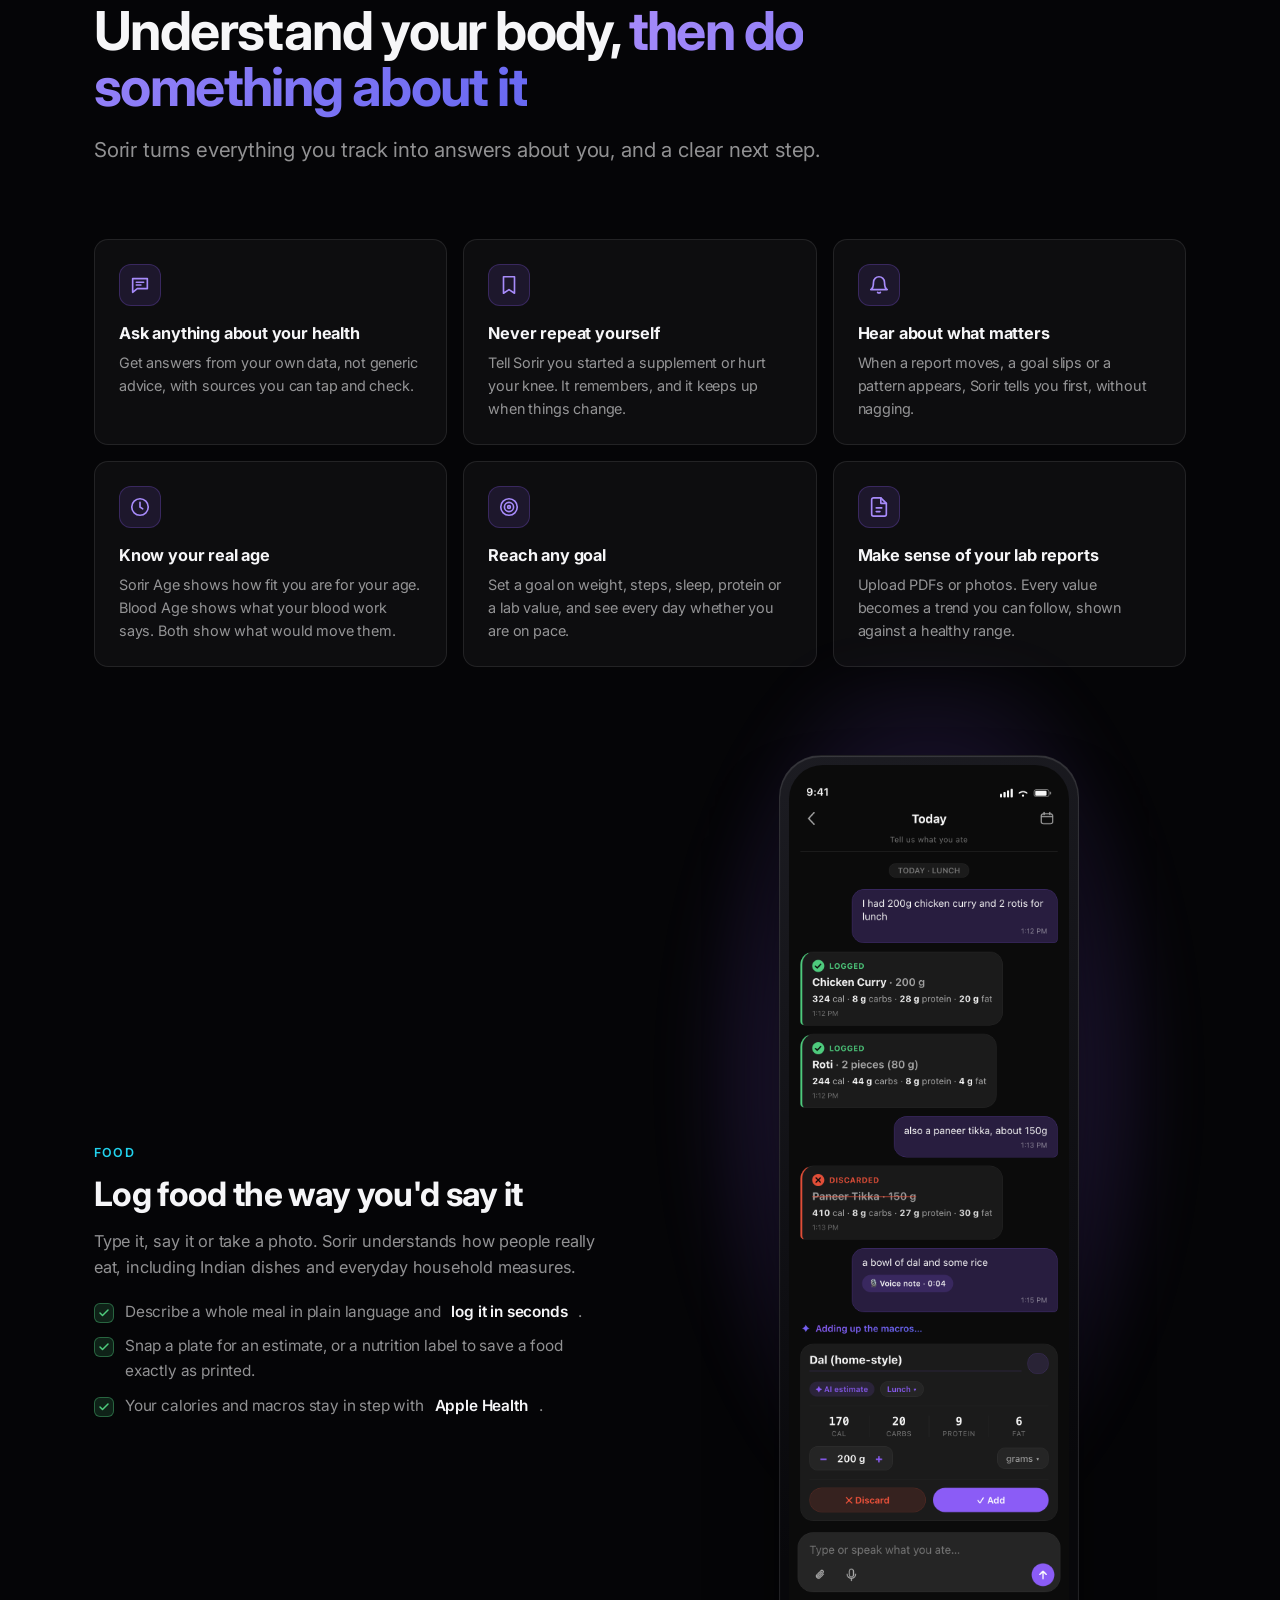
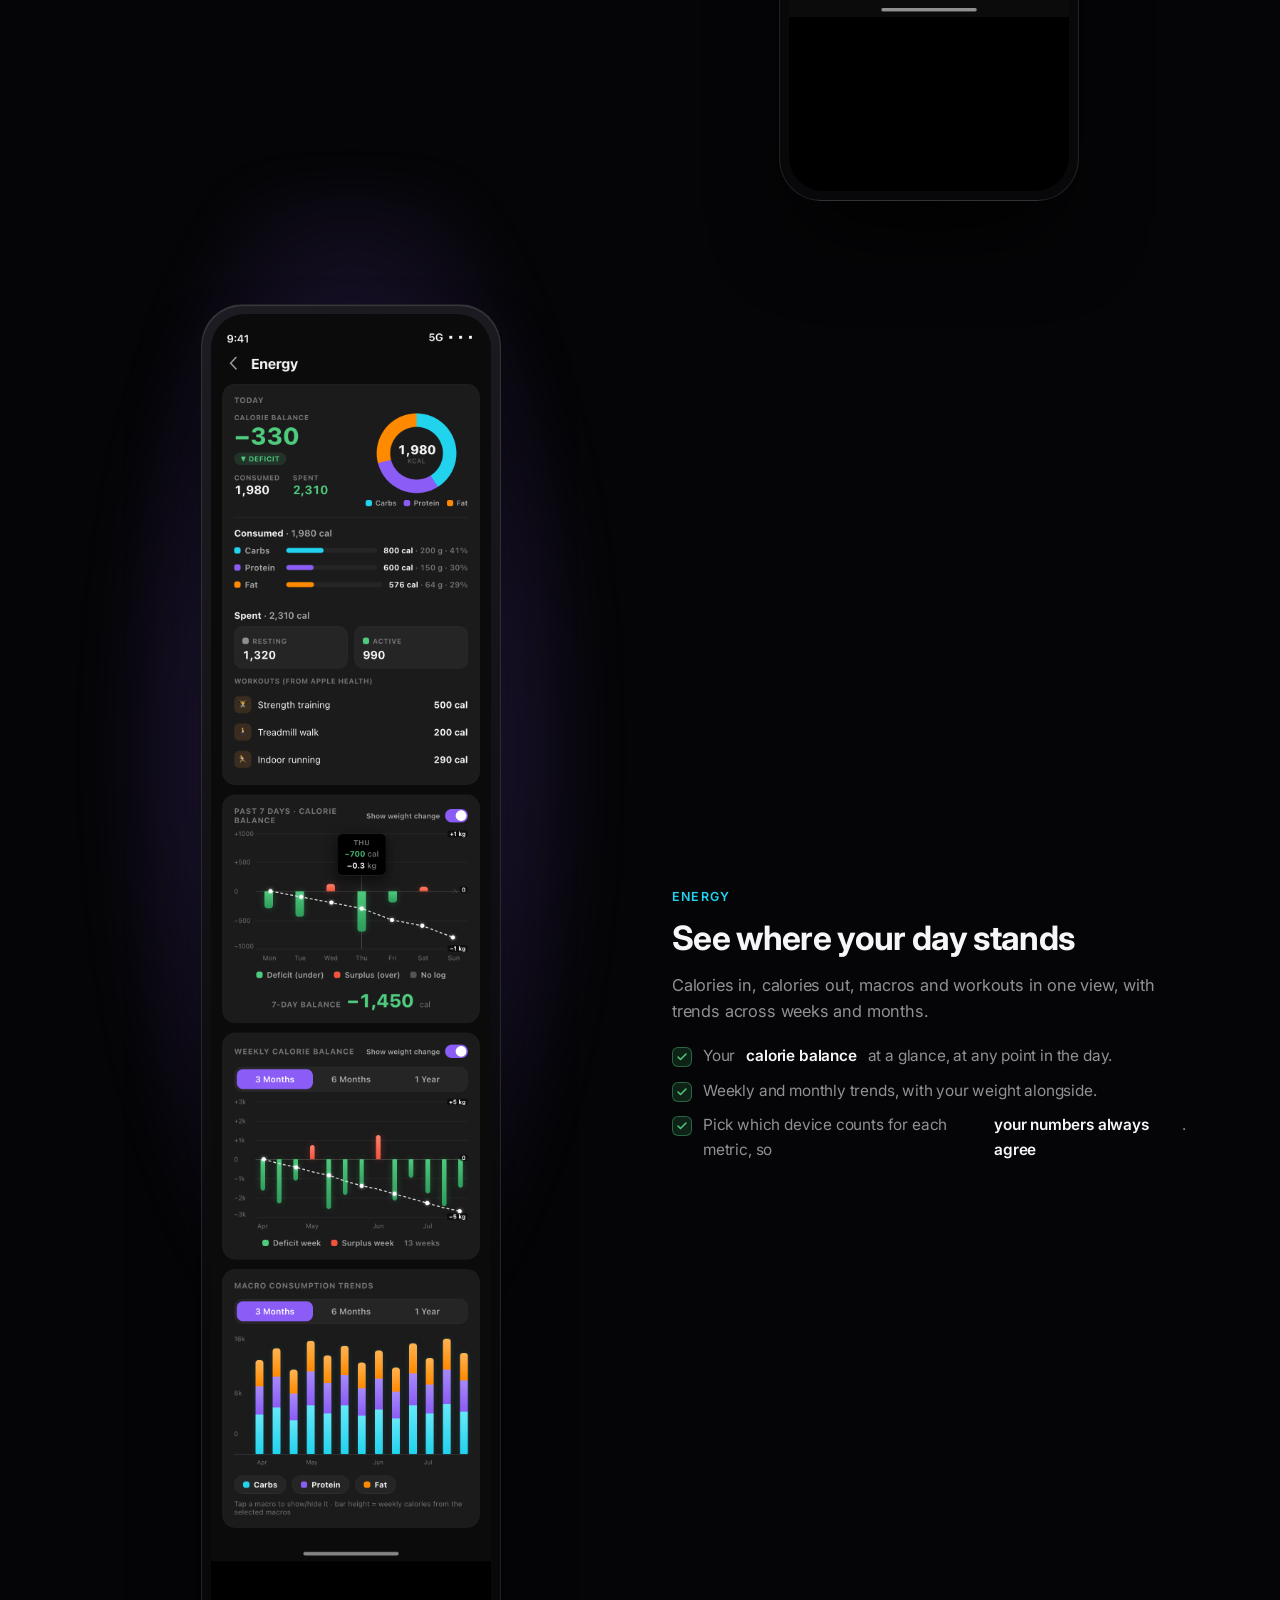
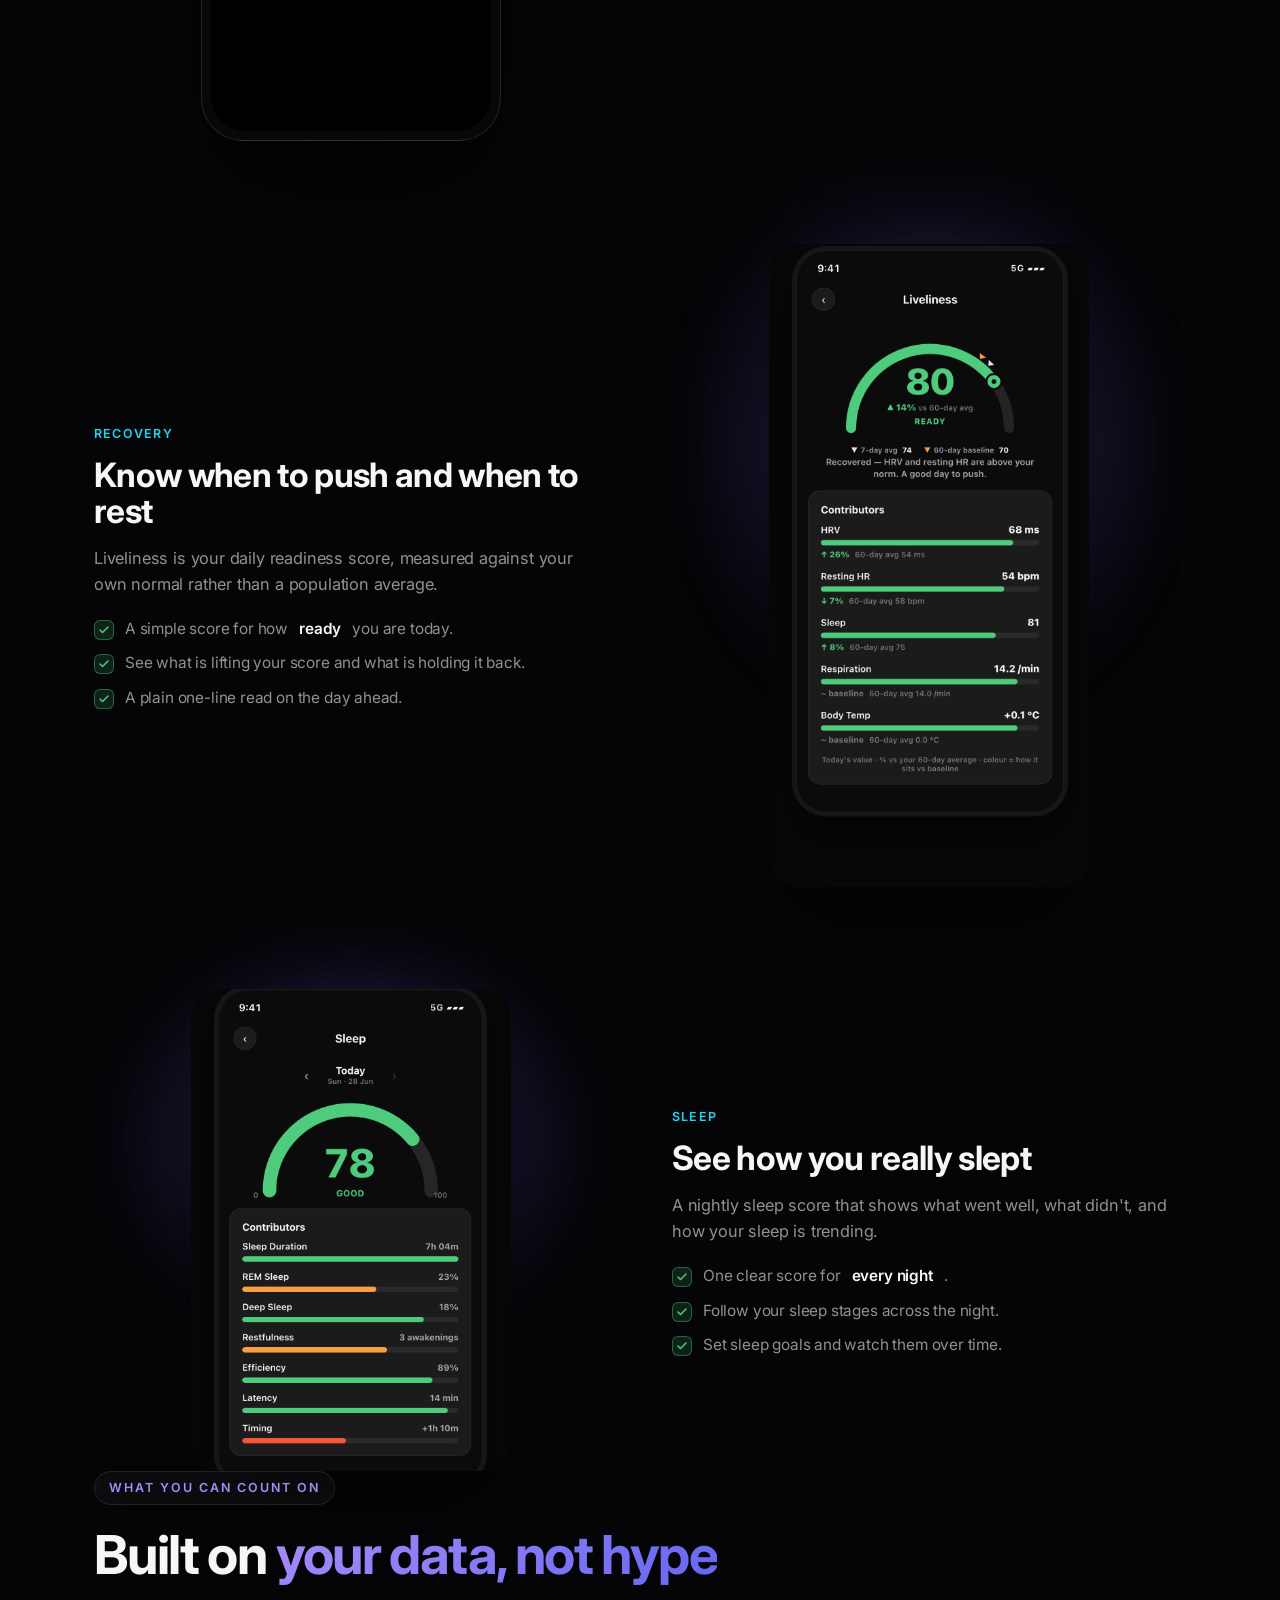
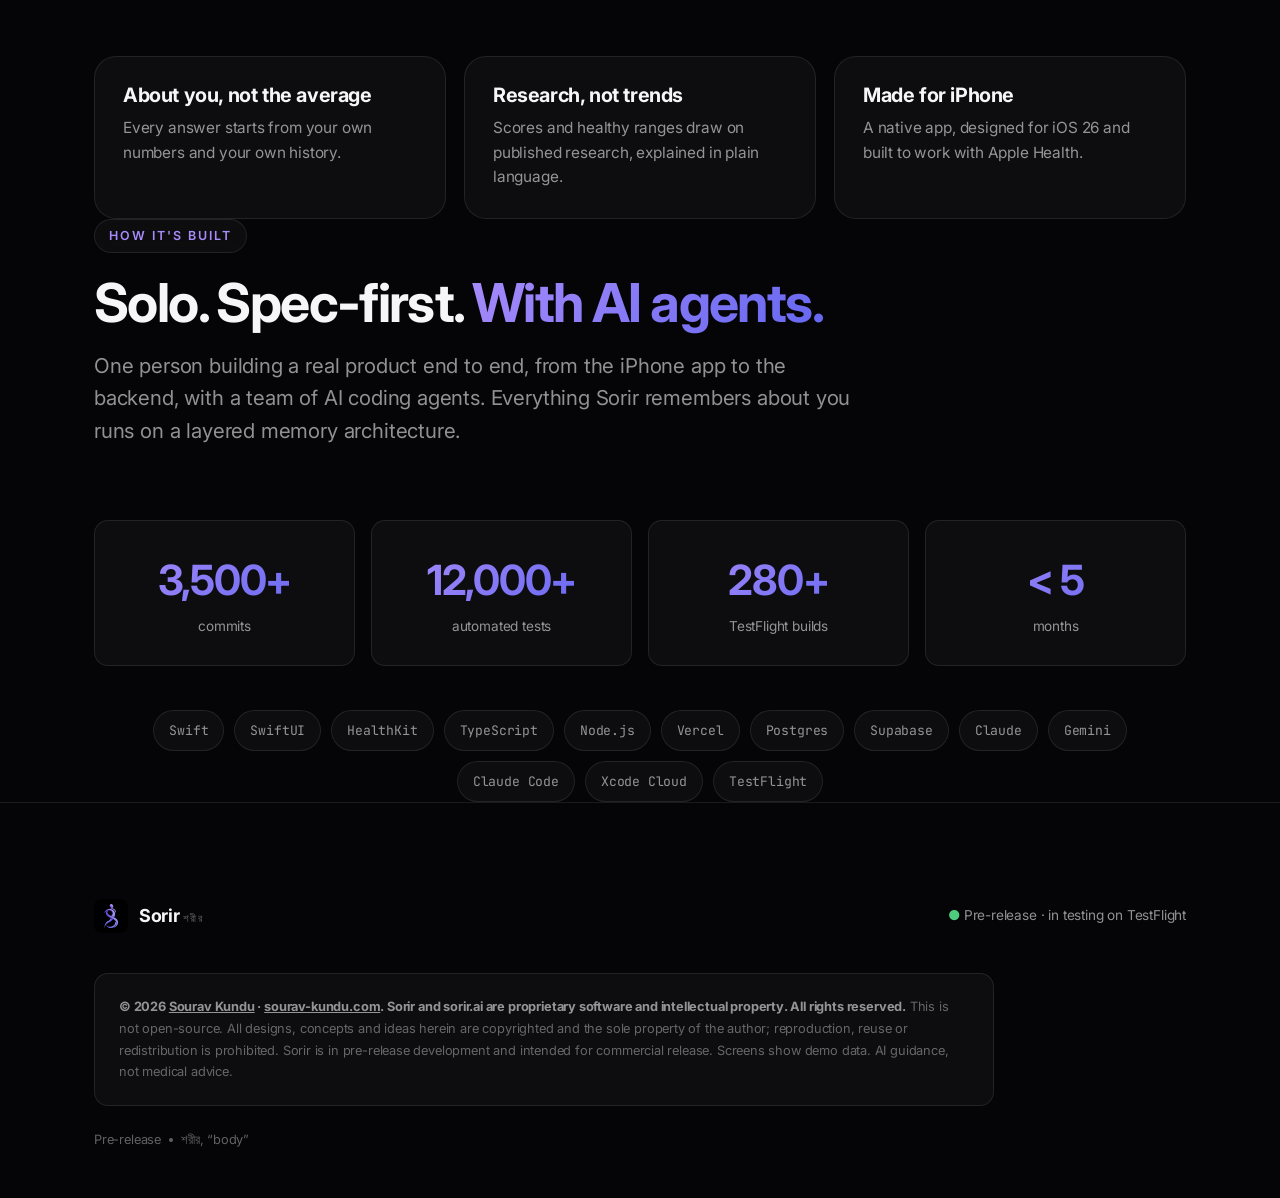
<file: sorir/index.html>
<!-- Proprietary. © Sourav Kundu. All rights reserved. -->
<!DOCTYPE html>
<html lang="en">
<head>
  <meta charset="UTF-8">
  <meta name="viewport" content="width=device-width, initial-scale=1.0">
  <meta name="robots" content="noindex, nofollow">
  <title>Sorir: an AI health OS that remembers you · built by Sourav Kundu</title>
  <meta name="description" content="Sorir (শরীর, 'body') is an AI health OS for iPhone. It brings food, sleep, recovery, lab reports and goals into one app that knows your history and shows you what to do next.">
  <meta name="theme-color" content="#050507">

  <!-- Open Graph -->
  <link rel="canonical" href="https://sourav-kundu.com/sorir/">
  <meta property="og:url" content="https://sourav-kundu.com/sorir/">
  <meta property="og:type" content="website">
  <meta property="og:title" content="Sorir: an AI health OS that remembers you">
  <meta property="og:description" content="Food, sleep, recovery, lab reports and goals, in one iPhone app that knows your history and shows you what to do next.">
  <meta property="og:image" content="assets/sorir-appicon.png">

  <link rel="icon" type="image/png" href="assets/sorir-appicon.png">
  <link rel="apple-touch-icon" href="assets/sorir-appicon.png">

  <link rel="preconnect" href="https://fonts.googleapis.com">
  <link rel="preconnect" href="https://fonts.gstatic.com" crossorigin>
  <link href="https://fonts.googleapis.com/css2?family=Inter:wght@400;500;600;700;800&family=JetBrains+Mono:wght@400;500&family=Noto+Serif+Bengali:wght@500;600&display=swap" rel="stylesheet">

  <link rel="stylesheet" href="assets/style.css">
</head>
<body>
  <div class="bg-orbs" aria-hidden="true"></div>
  <div class="grain" aria-hidden="true"></div>

  <!-- ================= NAV ================= -->
  <nav class="nav">
    <a class="brand" href="#top" aria-label="Sorir home">
      <img src="assets/sorir-appicon.png" alt="Sorir app icon: a flowing figure that forms an S">
      <span>Sorir <span class="bn">শরীর</span></span>
    </a>
    <div class="nav-links">
      <a href="#problem">Why Sorir</a>
      <a href="#features">What you can do</a>
      <a href="#stack">How it's built</a>
      <span class="nav-pill">Pre-release</span>
    </div>
  </nav>

  <!-- ================= HERO ================= -->
  <header class="hero wrap" id="top">
    <div class="hero-grid">
      <div class="reveal">
        <img class="hero-mark" src="assets/sorir-appicon.png" alt="Sorir icon">
        <span class="eyebrow">AI-native health OS</span>
        <h1><span class="grad-text">Sorir</span> <span class="script">শরীর</span></h1>
        <p class="kicker">Your whole health, in one place that remembers you.</p>
        <p class="lead">Food, sleep, recovery, lab reports and goals, finally in one iPhone app. Sorir <b>knows your history</b>, shows you what is changing and tells you what to do next.</p>
        <div class="hero-cta">
          <a class="btn btn-primary" href="#features">See what you can do</a>
          <a class="btn btn-ghost" href="#stack">How it's built</a>
        </div>
        <div class="hero-stats">
          <div class="st"><b>One</b><span>app instead of five</span></div>
          <div class="st"><b>Two</b><span>ages that show how you're doing</span></div>
          <div class="st"><b>Every</b><span>lab value, tracked over time</span></div>
        </div>
      </div>
      <div class="f-shot shot reveal">
        <div class="phone hero-float">
          <img src="assets/screen-today.png" alt="Sorir's Today screen showing readiness, calorie balance, sleep score, Sorir Age, Blood Age and goal progress on one page. Demo data.">
        </div>
      </div>
    </div>
  </header>

  <!-- ================= PROBLEM ================= -->
  <section id="problem" class="wrap">
    <div class="section-head reveal">
      <span class="eyebrow">Why Sorir</span>
      <h2>You already run a health OS.<br>It's just <span class="grad-text">held together by hand.</span></h2>
      <p class="lead">A serious health routine today is a stack of apps that don't remember you and don't talk to each other. Sorir replaces the stack with one system.</p>
    </div>
    <div class="problem-grid">
      <div class="reveal">
        <div class="stack-old">
          <span class="tool-chip"><span class="x">✕</span> AI chatbot</span>
          <span class="tool-chip"><span class="x">✕</span> Calorie tracker</span>
          <span class="tool-chip"><span class="x">✕</span> Recovery app</span>
          <span class="tool-chip"><span class="x">✕</span> Sleep tracker</span>
          <span class="tool-chip"><span class="x">✕</span> Scattered lab PDFs</span>
        </div>
        <div class="arrow-down" aria-hidden="true">↓</div>
        <div class="one-system">
          <img src="assets/sorir-appicon.png" alt="">
          <span>One app that remembers you and connects everything.</span>
        </div>
      </div>
      <div class="pains reveal">
        <div class="pain">
          <span class="n">01</span>
          <div><b>You keep repeating yourself</b><p>Every chatbot conversation starts from zero, so you explain your history again and again.</p></div>
        </div>
        <div class="pain">
          <span class="n">02</span>
          <div><b>Logging is a chore</b><p>Work out a meal in one app, then enter it in another. Two tools, one meal, every time.</p></div>
        </div>
        <div class="pain">
          <span class="n">03</span>
          <div><b>Nobody connects the dots</b><p>Sleep, recovery, food and blood work sit in separate places, and the joining up is left to you.</p></div>
        </div>
      </div>
    </div>
  </section>

  <!-- ================= VALUE PROPS ================= -->
  <section id="features" class="wrap">
    <div class="section-head reveal">
      <span class="eyebrow">What you can do</span>
      <h2>Understand your body, <span class="grad-text">then do something about it</span></h2>
      <p class="lead">Sorir turns everything you track into answers about you, and a clear next step.</p>
    </div>

    <div class="pillars reveal">
      <div class="pillar">
        <div class="ic"><svg viewBox="0 0 24 24" fill="none" stroke-width="1.8" stroke-linecap="round" stroke-linejoin="round"><path d="M4 5h16v11H9l-5 4z"/><path d="M8 9h8M8 12h5"/></svg></div>
        <b>Ask anything about your health</b>
        <p>Get answers from your own data, not generic advice, with sources you can tap and check.</p>
      </div>
      <div class="pillar">
        <div class="ic"><svg viewBox="0 0 24 24" fill="none" stroke-width="1.8" stroke-linecap="round" stroke-linejoin="round"><path d="M6 3h12v18l-6-4-6 4z"/></svg></div>
        <b>Never repeat yourself</b>
        <p>Tell Sorir you started a supplement or hurt your knee. It remembers, and it keeps up when things change.</p>
      </div>
      <div class="pillar">
        <div class="ic"><svg viewBox="0 0 24 24" fill="none" stroke-width="1.8" stroke-linecap="round" stroke-linejoin="round"><path d="M18 9a6 6 0 1 0-12 0c0 7-3 8-3 8h18s-3-1-3-8"/><path d="M10.5 20a2 2 0 0 0 3 0"/></svg></div>
        <b>Hear about what matters</b>
        <p>When a report moves, a goal slips or a pattern appears, Sorir tells you first, without nagging.</p>
      </div>
      <div class="pillar">
        <div class="ic"><svg viewBox="0 0 24 24" fill="none" stroke-width="1.8" stroke-linecap="round" stroke-linejoin="round"><circle cx="12" cy="12" r="9"/><path d="M12 7v5l3 2"/></svg></div>
        <b>Know your real age</b>
        <p>Sorir Age shows how fit you are for your age. Blood Age shows what your blood work says. Both show what would move them.</p>
      </div>
      <div class="pillar">
        <div class="ic"><svg viewBox="0 0 24 24" fill="none" stroke-width="1.8" stroke-linecap="round" stroke-linejoin="round"><circle cx="12" cy="12" r="9"/><circle cx="12" cy="12" r="5"/><circle cx="12" cy="12" r="1.5"/></svg></div>
        <b>Reach any goal</b>
        <p>Set a goal on weight, steps, sleep, protein or a lab value, and see every day whether you are on pace.</p>
      </div>
      <div class="pillar">
        <div class="ic"><svg viewBox="0 0 24 24" fill="none" stroke-width="1.8" stroke-linecap="round" stroke-linejoin="round"><path d="M14 2H6a2 2 0 0 0-2 2v16a2 2 0 0 0 2 2h12a2 2 0 0 0 2-2V8z"/><path d="M14 2v6h6M9 13h6M9 17h4"/></svg></div>
        <b>Make sense of your lab reports</b>
        <p>Upload PDFs or photos. Every value becomes a trend you can follow, shown against a healthy range.</p>
      </div>
    </div>

    <div style="height:clamp(48px,7vw,88px)"></div>

    <!-- food logging -->
    <div class="feature">
      <div class="f-copy reveal">
        <span class="tag">Food</span>
        <h3>Log food the way you'd say it</h3>
        <p>Type it, say it or take a photo. Sorir understands how people really eat, including Indian dishes and everyday household measures.</p>
        <ul class="feat-list">
          <li>Describe a whole meal in plain language and <b>log it in seconds</b>.</li>
          <li>Snap a plate for an estimate, or a nutrition label to save a food exactly as printed.</li>
          <li>Your calories and macros stay in step with <b>Apple Health</b>.</li>
        </ul>
      </div>
      <div class="f-shot shot reveal">
        <div class="phone"><img src="assets/hero-device.png" alt="Sorir turning a described meal into logged foods with calories and macros. Demo data."></div>
      </div>
    </div>

    <!-- calorie balance -->
    <div class="feature rev">
      <div class="f-copy reveal">
        <span class="tag">Energy</span>
        <h3>See where your day stands</h3>
        <p>Calories in, calories out, macros and workouts in one view, with trends across weeks and months.</p>
        <ul class="feat-list">
          <li>Your <b>calorie balance</b> at a glance, at any point in the day.</li>
          <li>Weekly and monthly trends, with your weight alongside.</li>
          <li>Pick which device counts for each metric, so <b>your numbers always agree</b>.</li>
        </ul>
      </div>
      <div class="f-shot shot reveal">
        <div class="phone"><img src="assets/screen-energy.png" alt="Energy dashboard with calorie balance, macros, workouts and multi-month trends. Demo data."></div>
      </div>
    </div>

    <!-- liveliness -->
    <div class="feature">
      <div class="f-copy reveal">
        <span class="tag">Recovery</span>
        <h3>Know when to push and when to rest</h3>
        <p>Liveliness is your daily readiness score, measured against your own normal rather than a population average.</p>
        <ul class="feat-list">
          <li>A simple score for how <b>ready</b> you are today.</li>
          <li>See what is lifting your score and what is holding it back.</li>
          <li>A plain one-line read on the day ahead.</li>
        </ul>
      </div>
      <div class="f-shot shot reveal">
        <div class="mock"><img src="assets/screen-liveliness.png" alt="Liveliness readiness screen with a score of 80 and what contributed to it. Demo data."></div>
      </div>
    </div>

    <!-- sleep -->
    <div class="feature rev">
      <div class="f-copy reveal">
        <span class="tag">Sleep</span>
        <h3>See how you really slept</h3>
        <p>A nightly sleep score that shows what went well, what didn't, and how your sleep is trending.</p>
        <ul class="feat-list">
          <li>One clear score for <b>every night</b>.</li>
          <li>Follow your sleep stages across the night.</li>
          <li>Set sleep goals and watch them over time.</li>
        </ul>
      </div>
      <div class="f-shot shot reveal">
        <div class="mock"><img src="assets/screen-sleep.png" alt="Sleep score screen with a score of 78 and what contributed to it. Demo data."></div>
      </div>
    </div>
  </section>

  <!-- ================= PROMISES ================= -->
  <section id="promise" class="wrap" style="padding-top:0;">
    <div class="section-head reveal">
      <span class="eyebrow">What you can count on</span>
      <h2>Built on <span class="grad-text">your data, not hype</span></h2>
    </div>
    <div class="principles three reveal">
      <div class="principle">
        <h3>About you, not the average</h3>
        <p>Every answer starts from your own numbers and your own history.</p>
      </div>
      <div class="principle">
        <h3>Research, not trends</h3>
        <p>Scores and healthy ranges draw on published research, explained in plain language.</p>
      </div>
      <div class="principle">
        <h3>Made for iPhone</h3>
        <p>A native app, designed for iOS 26 and built to work with Apple Health.</p>
      </div>
    </div>
  </section>

  <!-- ================= STACK ================= -->
  <section id="stack" class="wrap">
    <div class="section-head reveal">
      <span class="eyebrow">How it's built</span>
      <h2>Solo. Spec-first. <span class="grad-text">With AI agents.</span></h2>
      <p class="lead">One person building a real product end to end, from the iPhone app to the backend, with a team of AI coding agents. Everything Sorir remembers about you runs on a layered memory architecture.</p>
    </div>

    <div class="metrics reveal">
      <div class="metric"><b class="grad-text">3,500+</b><span>commits</span></div>
      <div class="metric"><b class="grad-text">12,000+</b><span>automated tests</span></div>
      <div class="metric"><b class="grad-text">280+</b><span>TestFlight builds</span></div>
      <div class="metric"><b class="grad-text">&lt; 5</b><span>months</span></div>
    </div>

    <div class="tech reveal">
      <span class="t">Swift</span><span class="t">SwiftUI</span><span class="t">HealthKit</span>
      <span class="t">TypeScript</span><span class="t">Node.js</span><span class="t">Vercel</span>
      <span class="t">Postgres</span><span class="t">Supabase</span>
      <span class="t">Claude</span><span class="t">Gemini</span><span class="t">Claude Code</span>
      <span class="t">Xcode Cloud</span><span class="t">TestFlight</span>
    </div>
  </section>

  <!-- ================= FOOTER ================= -->
  <footer class="footer">
    <div class="wrap">
      <div class="footer-top">
        <a class="brand" href="#top">
          <img src="assets/sorir-appicon.png" alt="Sorir icon">
          <span>Sorir <span class="bn">শরীর</span></span>
        </a>
        <div class="status"><b>●</b> Pre-release · in testing on TestFlight</div>
      </div>
      <p class="legal">
        <b>© 2026 <a href="https://sourav-kundu.com/" style="color:inherit">Sourav Kundu</a> · <a href="https://sourav-kundu.com/" style="color:inherit">sourav-kundu.com</a>. Sorir and sorir.ai are proprietary software and intellectual property. All rights reserved.</b>
        This is not open-source. All designs, concepts and ideas herein are copyrighted and the sole property of the author; reproduction, reuse or redistribution is prohibited. Sorir is in pre-release development and intended for commercial release. Screens show demo data. AI guidance, not medical advice.
      </p>
      <div class="footer-meta">
        <span>Pre-release</span><span class="dot"></span><span>শরীর, “body”</span>
      </div>
    </div>
  </footer>

</body>
</html>
</file>
<file: assets/style.css>
/* ============================================================
   Sourav Kundu — personal site
   Plain CSS, no build step. Mobile-first, responsive, accessible.
   ============================================================ */

:root {
  --bg: #fbfaf8;
  --surface: #ffffff;
  --surface-alt: #f3f0ea;
  --ink: #1d1c1a;
  --ink-soft: #4a4742;
  --ink-faint: #6f6b64;
  --accent: #6d28d9;
  --accent-strong: #5b21b6;
  --accent-tint: #ede9fe;
  --accent-contrast: #ffffff;
  --border: #e6e1d8;
  --max-width: 1080px;
  --measure: 940px;
  --radius: 14px;
  --radius-lg: 20px;
  --shadow: 0 12px 30px rgba(31, 28, 24, 0.08);
  --shadow-sm: 0 4px 14px rgba(31, 28, 24, 0.06);
  --font-sans: "Inter", -apple-system, BlinkMacSystemFont, "Segoe UI", Roboto,
    Helvetica, Arial, sans-serif;
  --font-display: "Fraunces", Georgia, "Times New Roman", serif;
  --nav-h: 60px;
}

@media (prefers-color-scheme: dark) {
  :root {
    --bg: #16181a;
    --surface: #1e2123;
    --surface-alt: #22262a;
    --ink: #f1efe9;
    --ink-soft: #c3c0b9;
    --ink-faint: #9a968e;
    --accent: #a78bfa;
    --accent-strong: #c4b5fd;
    --accent-tint: #2b2344;
    --accent-contrast: #17102b;
    --border: #2f3438;
    --shadow: 0 12px 30px rgba(0, 0, 0, 0.4);
    --shadow-sm: 0 4px 14px rgba(0, 0, 0, 0.35);
  }
}

*,
*::before,
*::after { box-sizing: border-box; }

html {
  scroll-behavior: smooth;
  scroll-padding-top: calc(var(--nav-h) + 12px);
}

body {
  margin: 0;
  background: var(--bg);
  color: var(--ink);
  font-family: var(--font-sans);
  font-size: 1.0625rem;
  line-height: 1.65;
  -webkit-font-smoothing: antialiased;
  text-rendering: optimizeLegibility;
}

@media (prefers-reduced-motion: reduce) {
  html { scroll-behavior: auto; }
}

.container {
  width: 100%;
  max-width: var(--max-width);
  margin-inline: auto;
  padding-inline: 1.5rem;
}

/* ---------- Skip link ---------- */
.skip-link {
  position: absolute;
  left: -9999px;
  top: 0;
  background: var(--accent);
  color: #fff;
  padding: 0.6rem 1rem;
  border-radius: 0 0 var(--radius) 0;
  z-index: 200;
}
.skip-link:focus { left: 0; }

/* ---------- Links ---------- */
a {
  color: var(--accent-strong);
  text-decoration-thickness: 1px;
  text-underline-offset: 2px;
}
a:hover { color: var(--accent); }

:focus-visible {
  outline: 3px solid var(--accent);
  outline-offset: 2px;
  border-radius: 4px;
}

/* ---------- Sticky nav ---------- */
.nav {
  position: sticky;
  top: 0;
  z-index: 100;
  background: color-mix(in srgb, var(--bg) 88%, transparent);
  -webkit-backdrop-filter: saturate(180%) blur(12px);
  backdrop-filter: saturate(180%) blur(12px);
  border-bottom: 1px solid var(--border);
}
.nav__inner {
  display: flex;
  align-items: center;
  justify-content: space-between;
  min-height: var(--nav-h);
  gap: 1rem;
}
.nav__brand {
  font-family: var(--font-display);
  font-weight: 600;
  font-size: 1.15rem;
  letter-spacing: -0.01em;
  text-decoration: none;
  color: var(--ink);
}
.nav__menu {
  display: flex;
  align-items: center;
  gap: 1.4rem;
}
.nav__menu a {
  font-size: 0.95rem;
  font-weight: 500;
  text-decoration: none;
  color: var(--ink-soft);
}
.nav__menu a:hover { color: var(--accent); }
.nav__cta {
  background: var(--accent);
  color: #fff !important;
  padding: 0.4rem 0.9rem;
  border-radius: 999px;
}
.nav__cta { color: var(--accent-contrast) !important; }
.nav__cta:hover { background: var(--accent-strong); }

.nav__toggle {
  display: none;
  flex-direction: column;
  justify-content: center;
  gap: 5px;
  width: 42px;
  height: 42px;
  padding: 0;
  background: none;
  border: 1px solid var(--border);
  border-radius: 10px;
  cursor: pointer;
}
.nav__toggle span {
  display: block;
  width: 20px;
  height: 2px;
  margin-inline: auto;
  background: var(--ink);
  border-radius: 2px;
}

@media (max-width: 760px) {
  .nav__toggle { display: flex; }
  .nav__menu {
    position: absolute;
    top: var(--nav-h);
    left: 0;
    right: 0;
    flex-direction: column;
    align-items: stretch;
    gap: 0;
    background: var(--bg);
    border-bottom: 1px solid var(--border);
    padding: 0.5rem 1.5rem 1rem;
    box-shadow: var(--shadow);
    display: none;
  }
  .nav__menu.is-open { display: flex; }
  .nav__menu a { padding: 0.7rem 0; border-bottom: 1px solid var(--border); }
  .nav__cta { text-align: center; margin-top: 0.6rem; border-bottom: 0 !important; }
}

/* ---------- Hero ---------- */
.hero {
  background: linear-gradient(180deg, var(--accent-tint), var(--bg));
  padding-block: clamp(2.75rem, 6vw, 5rem);
  border-bottom: 1px solid var(--border);
}
.hero__inner {
  display: flex;
  flex-wrap: wrap;
  align-items: center;
  gap: 2.5rem;
}
.hero__text { flex: 1 1 340px; min-width: 0; }
.hero__media { flex: 0 0 auto; order: 2; margin-inline-start: auto; }

.hero__eyebrow {
  margin: 0 0 0.6rem;
  font-size: 0.85rem;
  font-weight: 600;
  letter-spacing: 0.04em;
  text-transform: uppercase;
  color: var(--accent-strong);
}
.hero__title {
  margin: 0 0 0.85rem;
  font-family: var(--font-display);
  font-weight: 600;
  font-size: clamp(2.1rem, 5.2vw, 3.25rem);
  line-height: 1.08;
  letter-spacing: -0.015em;
}
.hero__tagline {
  margin: 0;
  font-size: clamp(1.1rem, 2.4vw, 1.35rem);
  color: var(--ink-soft);
  max-width: 46ch;
}
.hero__actions {
  display: flex;
  flex-wrap: wrap;
  gap: 0.75rem;
  margin-top: 1.6rem;
}
.hero__meta {
  list-style: none;
  margin: 1.7rem 0 0;
  padding: 0;
  display: flex;
  flex-wrap: wrap;
  gap: 0.5rem 1.4rem;
  font-size: 0.92rem;
  color: var(--ink-faint);
}
.hero__meta li { position: relative; padding-left: 1rem; }
.hero__meta li::before {
  content: "";
  position: absolute;
  left: 0;
  top: 0.62em;
  width: 6px; height: 6px;
  border-radius: 50%;
  background: var(--accent);
}

.avatar {
  display: block;
  width: clamp(150px, 30vw, 240px);
  height: auto;
  aspect-ratio: 1 / 1;
  border-radius: 50%;
  object-fit: cover;
  border: 5px solid var(--surface);
  box-shadow: var(--shadow);
  background: var(--surface);
}

@media (max-width: 640px) {
  .hero__inner { flex-direction: column; align-items: flex-start; }
  .hero__media { order: -1; margin-inline-start: 0; }
}

/* ---------- Buttons ---------- */
.btn {
  display: inline-block;
  padding: 0.65rem 1.25rem;
  border-radius: 999px;
  font-weight: 600;
  font-size: 0.95rem;
  text-decoration: none;
  transition: transform 0.12s ease, background 0.12s ease, color 0.12s ease;
}
.btn:active { transform: translateY(1px); }
.btn--primary { background: var(--accent); color: var(--accent-contrast); box-shadow: var(--shadow-sm); }
.btn--primary:hover { background: var(--accent-strong); color: var(--accent-contrast); }
.btn--secondary,
.btn--ghost { border: 1.5px solid var(--accent); color: var(--accent-strong); background: transparent; }
.btn--secondary:hover,
.btn--ghost:hover { background: var(--accent-tint); }

/* ---------- Sections ---------- */
.section { padding-block: clamp(2.75rem, 6vw, 4.5rem); }
.section--alt {
  background: var(--surface-alt);
  border-block: 1px solid var(--border);
}
.section__eyebrow {
  margin: 0 0 0.5rem;
  font-size: 0.8rem;
  font-weight: 600;
  letter-spacing: 0.08em;
  text-transform: uppercase;
  color: var(--accent-strong);
}
.section__heading {
  font-family: var(--font-display);
  font-weight: 600;
  font-size: clamp(1.55rem, 3.4vw, 2.2rem);
  line-height: 1.15;
  letter-spacing: -0.015em;
  margin: 0 0 1.1rem;
  max-width: 22ch;
}
.section__intro,
.section__intro p {
  color: var(--ink-soft);
  max-width: 60ch;
  margin: 0 0 2rem;
}

/* ---------- Prose ---------- */
.prose p {
  margin: 0 0 1.15rem;
  color: var(--ink-soft);
  max-width: 66ch;
}
.prose p:last-child { margin-bottom: 0; }
.prose strong { color: var(--ink); }
.prose--lead p { font-size: 1.1rem; }

/* ---------- Stat strip ---------- */
.stats {
  background: var(--accent);
  color: #fff;
  padding-block: clamp(1.75rem, 4vw, 2.5rem);
}
.stats__grid {
  display: grid;
  grid-template-columns: repeat(4, 1fr);
  gap: 1.5rem;
}
.stat { text-align: left; }
.stat__num {
  display: block;
  font-family: var(--font-display);
  font-weight: 700;
  font-size: clamp(1.6rem, 3.2vw, 2.3rem);
  line-height: 1;
  margin-bottom: 0.45rem;
}
.stat__label {
  display: block;
  font-size: 0.9rem;
  line-height: 1.45;
  color: rgba(255, 255, 255, 0.85);
}
@media (max-width: 820px) {
  .stats__grid { grid-template-columns: repeat(2, 1fr); gap: 1.5rem 1.25rem; }
}
@media (max-width: 440px) {
  .stats__grid { grid-template-columns: 1fr; }
}

/* ---------- Cards ---------- */
.cards {
  display: grid;
  grid-template-columns: repeat(2, 1fr);
  gap: 1.25rem;
}
.cards--soft { grid-template-columns: repeat(2, 1fr); }
@media (max-width: 760px) {
  .cards, .cards--soft { grid-template-columns: 1fr; }
}
.card {
  background: var(--surface);
  border: 1px solid var(--border);
  border-radius: var(--radius-lg);
  padding: 1.5rem 1.6rem;
  box-shadow: var(--shadow-sm);
}
.card--accent {
  border-color: var(--accent);
  background: linear-gradient(180deg, var(--accent-tint), var(--surface));
}
.card__title {
  font-family: var(--font-display);
  font-weight: 600;
  font-size: 1.2rem;
  line-height: 1.25;
  margin: 0 0 0.35rem;
  letter-spacing: -0.01em;
}
.card__kicker {
  margin: 0 0 0.85rem;
  font-size: 0.82rem;
  font-weight: 600;
  letter-spacing: 0.03em;
  text-transform: uppercase;
  color: var(--accent-strong);
}
.card__body { margin: 0; color: var(--ink-soft); font-size: 0.98rem; }
.card__metrics {
  list-style: none;
  margin: 1.1rem 0 0;
  padding: 0.9rem 0 0;
  border-top: 1px solid var(--border);
  display: grid;
  gap: 0.45rem;
}
.card__metrics li {
  position: relative;
  padding-left: 1.4rem;
  font-size: 0.92rem;
  font-weight: 500;
  color: var(--ink);
}
.card__metrics li::before {
  content: "";
  position: absolute;
  left: 0; top: 0.55em;
  width: 0.55rem; height: 0.55rem;
  border-radius: 50%;
  background: var(--accent);
}

/* ---------- Principles ---------- */
.principles {
  display: grid;
  grid-template-columns: repeat(2, 1fr);
  gap: 1.4rem 2rem;
}
@media (max-width: 760px) { .principles { grid-template-columns: 1fr; } }
.principle h3 {
  font-family: var(--font-display);
  font-weight: 600;
  font-size: 1.15rem;
  margin: 0 0 0.5rem;
  letter-spacing: -0.01em;
}
.principle p { margin: 0; color: var(--ink-soft); font-size: 0.98rem; }

/* ---------- Timeline ---------- */
.timeline {
  list-style: none;
  margin: 0;
  padding: 0;
  max-width: var(--measure);
}
.timeline__item {
  position: relative;
  padding: 0 0 1.9rem 1.9rem;
  border-left: 2px solid var(--border);
}
.timeline__item:last-child { padding-bottom: 0; }
.timeline__item::before {
  content: "";
  position: absolute;
  left: -7px; top: 0.3rem;
  width: 12px; height: 12px;
  border-radius: 50%;
  background: var(--accent);
  border: 2px solid var(--bg);
}
.timeline__when {
  display: block;
  font-size: 0.82rem;
  font-weight: 600;
  letter-spacing: 0.03em;
  text-transform: uppercase;
  color: var(--accent-strong);
  margin-bottom: 0.25rem;
}
.timeline__what {
  font-family: var(--font-display);
  font-weight: 600;
  font-size: 1.18rem;
  margin: 0 0 0.4rem;
  letter-spacing: -0.01em;
}
.timeline__item p { margin: 0; color: var(--ink-soft); font-size: 0.98rem; max-width: 64ch; }

/* ---------- Writing ---------- */
.writing__cta {
  display: flex;
  flex-wrap: wrap;
  align-items: center;
  gap: 1rem 1.25rem;
  margin-top: 1.5rem;
}
.writing__soon {
  font-size: 0.9rem;
  font-weight: 600;
  letter-spacing: 0.03em;
  text-transform: uppercase;
  color: var(--ink-faint);
}

/* ---------- Footer ---------- */
.footer {
  background: var(--surface);
  border-top: 1px solid var(--border);
  padding-block: clamp(2.5rem, 5vw, 3.75rem);
}
.footer__lead {
  color: var(--ink-soft);
  max-width: 56ch;
  margin: 0 0 1.6rem;
}
.contact-links {
  list-style: none;
  margin: 0 0 1.75rem;
  padding: 0;
  display: flex;
  flex-wrap: wrap;
  gap: 0.75rem 1.75rem;
}
.contact-links a { font-weight: 600; }
.footer__note { margin: 0; font-size: 0.9rem; color: var(--ink-faint); }

/* Card CTA links (What I build) */
.card__links {
  margin: 1rem 0 0;
  display: flex;
  gap: 1.25rem;
  flex-wrap: wrap;
}
.card__links a {
  font-weight: 600;
  font-size: 0.95rem;
  text-decoration: none;
}
.card__links a:hover { text-decoration: underline; }


/* ============================================================
   Scroll-reveal (progressive enhancement; JS adds .reveal)
   ============================================================ */
.reveal {
  opacity: 0;
  transform: translateY(16px);
  transition: opacity 0.55s ease, transform 0.55s ease;
}
.reveal.is-in { opacity: 1; transform: none; }
@media (prefers-reduced-motion: reduce) {
  .reveal { opacity: 1; transform: none; transition: none; }
}

/* Static product image inside a card */
.card__media {
  margin: 1.1rem 0 0.2rem;
  padding: 1rem;
  background: var(--surface-alt);
  border: 1px solid var(--border);
  border-radius: var(--radius);
  display: grid;
  place-items: center;
}
.card__media img {
  height: 340px;
  width: auto;
  max-width: 100%;
  object-fit: contain;
  border-radius: 10px;
}
</file>
<file: beeingbaniya/assets/style.css>
/* Proprietary. © Sourav Kundu. All rights reserved. */
/* BeeingBaniya — project showcase. Dark, glassmorphic. Brand accent derived
   from the app's real --primary violet (#6d3ad4, lib/email/brand.ts). */

:root {
  /* Brand — real palette */
  --violet: #6d3ad4;          /* app --primary */
  --violet-bright: #9d6bff;   /* dark-mode accent / links */
  --violet-soft: #b79bff;
  --gold: #f5b400;            /* bee */
  --green: #22c55e;           /* SAVE tag / success */
  --orange: #e4622e;          /* money bag */
  --magenta: #e0407e;

  /* Surfaces */
  --bg: #0b0912;
  --bg-2: #100d1c;
  --surface: rgba(255, 255, 255, 0.035);
  --surface-2: rgba(255, 255, 255, 0.055);
  --line: rgba(255, 255, 255, 0.09);
  --line-strong: rgba(255, 255, 255, 0.16);

  /* Text */
  --text: #edecf5;
  --muted: #a5a2ba;
  --dim: #726f87;

  --radius: 18px;
  --radius-sm: 12px;
  --maxw: 1160px;
  --shadow: 0 24px 60px -24px rgba(0, 0, 0, 0.7);
  --glow: 0 0 0 1px var(--line), 0 30px 80px -40px rgba(109, 58, 212, 0.55);

  --font-sans: "Inter", -apple-system, BlinkMacSystemFont, "Segoe UI", Roboto, sans-serif;
  --font-display: "Sora", var(--font-sans);
}

* { box-sizing: border-box; }

html { scroll-behavior: smooth; scroll-padding-top: 86px; }

body {
  margin: 0;
  font-family: var(--font-sans);
  color: var(--text);
  background: var(--bg);
  line-height: 1.6;
  -webkit-font-smoothing: antialiased;
  text-rendering: optimizeLegibility;
  overflow-x: hidden;
}

/* Ambient background glows */
body::before {
  content: "";
  position: fixed;
  inset: 0;
  z-index: -2;
  background:
    radial-gradient(900px 600px at 78% -8%, rgba(109, 58, 212, 0.28), transparent 60%),
    radial-gradient(700px 520px at 8% 6%, rgba(224, 64, 126, 0.12), transparent 55%),
    radial-gradient(1000px 700px at 50% 108%, rgba(157, 107, 255, 0.14), transparent 60%),
    var(--bg);
}
body::after {
  content: "";
  position: fixed;
  inset: 0;
  z-index: -1;
  pointer-events: none;
  opacity: 0.35;
  background-image: radial-gradient(rgba(255, 255, 255, 0.04) 1px, transparent 1px);
  background-size: 44px 44px;
  mask-image: radial-gradient(circle at 50% 30%, black, transparent 78%);
}

a { color: inherit; text-decoration: none; }

img { max-width: 100%; display: block; }

.wrap { width: 100%; max-width: var(--maxw); margin: 0 auto; padding: 0 24px; }

section { position: relative; padding: 96px 0; }

.eyebrow {
  display: inline-flex;
  align-items: center;
  gap: 8px;
  font-family: var(--font-display);
  font-size: 12.5px;
  font-weight: 600;
  letter-spacing: 0.14em;
  text-transform: uppercase;
  color: var(--violet-soft);
  margin: 0 0 16px;
}
.eyebrow::before {
  content: "";
  width: 20px;
  height: 1px;
  background: linear-gradient(90deg, var(--violet-bright), transparent);
}

h1, h2, h3 { font-family: var(--font-display); font-weight: 700; letter-spacing: -0.02em; line-height: 1.1; margin: 0; }

.section-title { font-size: clamp(28px, 4vw, 42px); margin-bottom: 16px; }
.section-lead { color: var(--muted); font-size: 18px; max-width: 640px; margin: 0 0 44px; }

/* ------------------------------------------------------ NAV */
.nav {
  position: sticky;
  top: 0;
  z-index: 50;
  backdrop-filter: blur(16px) saturate(140%);
  -webkit-backdrop-filter: blur(16px) saturate(140%);
  background: rgba(11, 9, 18, 0.72);
  border-bottom: 1px solid var(--line);
}
.nav-inner {
  display: flex;
  align-items: center;
  justify-content: space-between;
  height: 66px;
  gap: 20px;
}
.brand { display: flex; align-items: center; gap: 11px; font-family: var(--font-display); font-weight: 700; font-size: 17px; letter-spacing: -0.01em; }
.brand img { width: 30px; height: 30px; }
.brand .b-e { color: var(--violet-bright); }
.nav-links { display: flex; align-items: center; gap: 30px; }
.nav-links a { color: var(--muted); font-size: 14.5px; font-weight: 500; transition: color 0.15s; }
.nav-links a:hover { color: var(--text); }
.nav-cta {
  display: inline-flex;
  align-items: center;
  gap: 7px;
  padding: 9px 16px;
  border-radius: 999px;
  font-size: 14px;
  font-weight: 600;
  color: #fff;
  background: linear-gradient(135deg, var(--violet), var(--violet-bright));
  box-shadow: 0 8px 24px -8px rgba(109, 58, 212, 0.8);
  transition: transform 0.15s, box-shadow 0.15s;
}
.nav-cta:hover { transform: translateY(-1px); box-shadow: 0 12px 28px -8px rgba(109, 58, 212, 0.95); }
.nav-toggle { display: none; background: none; border: 0; color: var(--text); cursor: pointer; padding: 6px; }

/* ------------------------------------------------------ HERO */
.hero { padding-top: 68px; padding-bottom: 72px; }
.hero-grid { display: grid; grid-template-columns: 1.05fr 0.95fr; gap: 56px; align-items: center; }

.pill {
  display: inline-flex;
  align-items: center;
  gap: 9px;
  padding: 7px 14px 7px 11px;
  border-radius: 999px;
  border: 1px solid var(--line-strong);
  background: var(--surface);
  font-size: 13px;
  font-weight: 500;
  color: var(--muted);
  margin-bottom: 24px;
}
.dot-live {
  width: 8px; height: 8px; border-radius: 50%;
  background: var(--green);
  box-shadow: 0 0 0 0 rgba(34, 197, 94, 0.6);
  animation: pulse 2s infinite;
}
@keyframes pulse {
  0% { box-shadow: 0 0 0 0 rgba(34, 197, 94, 0.55); }
  70% { box-shadow: 0 0 0 8px rgba(34, 197, 94, 0); }
  100% { box-shadow: 0 0 0 0 rgba(34, 197, 94, 0); }
}
.pill b { color: var(--text); font-weight: 600; }

.hero h1 { font-size: clamp(34px, 5.4vw, 60px); line-height: 1.03; }
.hero h1 .grad {
  background: linear-gradient(120deg, var(--violet-bright) 10%, var(--magenta) 55%, var(--gold) 100%);
  -webkit-background-clip: text; background-clip: text; color: transparent;
}
.hero p.lede { font-size: 19px; color: var(--muted); margin: 22px 0 8px; max-width: 560px; }
.tagline { font-family: var(--font-display); font-weight: 600; color: var(--violet-soft); font-size: 15px; letter-spacing: 0.01em; margin: 0 0 30px; }

.cta-row { display: flex; flex-wrap: wrap; gap: 14px; align-items: center; }
.btn {
  display: inline-flex; align-items: center; gap: 9px;
  padding: 14px 22px; border-radius: 12px; font-weight: 600; font-size: 15px;
  border: 1px solid transparent; cursor: pointer; transition: transform 0.15s, box-shadow 0.15s, background 0.15s;
}
.btn-primary {
  color: #fff;
  background: linear-gradient(135deg, var(--violet), var(--violet-bright));
  box-shadow: 0 14px 34px -12px rgba(109, 58, 212, 0.9);
}
.btn-primary:hover { transform: translateY(-2px); box-shadow: 0 20px 40px -12px rgba(109, 58, 212, 1); }
.btn-ghost { color: var(--text); background: var(--surface); border-color: var(--line-strong); }
.btn-ghost:hover { background: var(--surface-2); transform: translateY(-2px); }
.btn svg { width: 17px; height: 17px; }

/* Hero brand card (mirrors the real /auth brand panel) */
.hero-card {
  position: relative;
  border-radius: 26px;
  padding: 40px 36px 30px;
  background: linear-gradient(160deg, rgba(255, 255, 255, 0.97), rgba(244, 241, 255, 0.92));
  box-shadow: var(--shadow), 0 0 0 1px rgba(255, 255, 255, 0.4);
  overflow: hidden;
}
.hero-card::before {
  content: "";
  position: absolute; inset: 0;
  background: radial-gradient(600px 300px at 50% -20%, rgba(109, 58, 212, 0.1), transparent 70%);
}
.hero-card img.logo { width: 100%; max-width: 340px; margin: 0 auto; position: relative; }
.hero-card .card-tag {
  text-align: center; margin-top: 10px;
  font-family: var(--font-display); font-weight: 700; color: var(--violet); font-size: 14px;
}
.hero-float {
  position: absolute; z-index: 3;
  display: flex; align-items: center; gap: 9px;
  padding: 10px 14px; border-radius: 13px;
  background: rgba(17, 13, 28, 0.86);
  backdrop-filter: blur(10px);
  border: 1px solid var(--line-strong);
  box-shadow: var(--shadow);
  font-size: 13px; font-weight: 500; color: var(--text);
}
.hero-float .ic { display: grid; place-items: center; width: 26px; height: 26px; border-radius: 8px; }
.float-a { top: 18px; right: -14px; }
.float-b { bottom: 24px; left: -20px; }
.hero-float small { display: block; color: var(--dim); font-size: 11px; font-weight: 500; }

/* ------------------------------------------------------ TECH STRIP */
.stack-strip { padding: 26px 0 0; }
.stack-strip .wrap { display: flex; flex-wrap: wrap; align-items: center; gap: 12px 26px; justify-content: center; border-top: 1px solid var(--line); padding-top: 30px; }
.stack-strip span.label { font-size: 12px; letter-spacing: 0.14em; text-transform: uppercase; color: var(--dim); font-weight: 600; }
.chip {
  display: inline-flex; align-items: center; gap: 8px;
  font-size: 13.5px; color: var(--muted); font-weight: 500;
}
.chip::before { content: ""; width: 6px; height: 6px; border-radius: 50%; background: var(--violet-bright); opacity: 0.8; }

/* ------------------------------------------------------ CARDS / GRID */
.grid { display: grid; gap: 20px; }
.cols-2 { grid-template-columns: repeat(2, 1fr); }
.cols-3 { grid-template-columns: repeat(3, 1fr); }

.card {
  position: relative;
  border-radius: var(--radius);
  border: 1px solid var(--line);
  background: var(--surface);
  padding: 26px;
  transition: transform 0.2s, border-color 0.2s, background 0.2s;
}
.card:hover { transform: translateY(-3px); border-color: var(--line-strong); background: var(--surface-2); }
.card .ic-badge {
  width: 44px; height: 44px; border-radius: 12px;
  display: grid; place-items: center; margin-bottom: 18px;
  background: rgba(109, 58, 212, 0.14);
  border: 1px solid rgba(157, 107, 255, 0.24);
  color: var(--violet-bright);
}
.card .ic-badge svg { width: 22px; height: 22px; }
.card h3 { font-size: 18.5px; margin-bottom: 9px; }
.card p { color: var(--muted); font-size: 15px; margin: 0; }
.card .kicker { font-family: var(--font-display); font-size: 12px; font-weight: 600; letter-spacing: 0.1em; text-transform: uppercase; color: var(--violet-soft); margin-bottom: 8px; }

/* Problem section */
.problem-grid { display: grid; grid-template-columns: 1.1fr 1fr; gap: 48px; align-items: center; }
.pain-list { list-style: none; padding: 0; margin: 24px 0 0; display: grid; gap: 14px; }
.pain-list li { display: flex; gap: 13px; align-items: flex-start; color: var(--muted); font-size: 15.5px; }
.pain-list li b { color: var(--text); font-weight: 600; }
.pain-ic { flex: none; width: 26px; height: 26px; border-radius: 8px; display: grid; place-items: center; background: rgba(224, 98, 46, 0.15); color: #f0855a; margin-top: 1px; }
.pain-ic svg { width: 15px; height: 15px; }

/* SMS demo bubble */
.sms-demo { border-radius: var(--radius); border: 1px solid var(--line); background: var(--surface); padding: 22px; }
.sms-demo .step-label { font-size: 12px; text-transform: uppercase; letter-spacing: 0.12em; color: var(--dim); font-weight: 600; margin-bottom: 12px; }
.sms-bubble {
  background: rgba(255, 255, 255, 0.06);
  border: 1px solid var(--line);
  border-radius: 6px 16px 16px 16px;
  padding: 13px 16px; font-size: 13.5px; color: #cfcde0; max-width: 88%;
  font-family: ui-monospace, "SF Mono", Menlo, monospace; line-height: 1.5;
}
.sms-meta { font-size: 11px; color: var(--dim); margin: 6px 0 0 4px; }
.flow-arrow { display: grid; place-items: center; color: var(--violet-bright); margin: 12px 0; }
.tx-parsed {
  display: grid; gap: 10px;
  background: linear-gradient(135deg, rgba(109, 58, 212, 0.16), rgba(224, 64, 126, 0.08));
  border: 1px solid rgba(157, 107, 255, 0.28);
  border-radius: 14px; padding: 15px 16px;
}
.tx-row { display: flex; justify-content: space-between; align-items: center; font-size: 13.5px; }
.tx-row .k { color: var(--dim); }
.tx-row .v { color: var(--text); font-weight: 600; }
.tag {
  display: inline-flex; align-items: center; gap: 6px;
  padding: 3px 10px; border-radius: 999px; font-size: 12px; font-weight: 600;
}
.tag-cat { background: rgba(34, 197, 94, 0.16); color: #4ade80; border: 1px solid rgba(34, 197, 94, 0.3); }
.tag-ai { background: rgba(157, 107, 255, 0.16); color: var(--violet-soft); border: 1px solid rgba(157, 107, 255, 0.3); }

/* mock UI (sample data) */
.mock {
  border-radius: 16px; border: 1px solid var(--line);
  background: linear-gradient(180deg, rgba(20, 16, 34, 0.9), rgba(14, 11, 24, 0.9));
  overflow: hidden; box-shadow: var(--shadow);
}
.mock-bar { display: flex; align-items: center; gap: 7px; padding: 11px 14px; border-bottom: 1px solid var(--line); background: rgba(255, 255, 255, 0.02); }
.mock-bar .dots { display: flex; gap: 6px; }
.mock-bar .dots i { width: 10px; height: 10px; border-radius: 50%; background: var(--line-strong); }
.mock-bar .u { margin-left: 8px; font-size: 11.5px; color: var(--dim); font-family: ui-monospace, monospace; }
.mock-bar .sample-badge { margin-left: auto; font-size: 10.5px; letter-spacing: 0.1em; text-transform: uppercase; color: var(--gold); font-weight: 700; border: 1px solid rgba(245, 180, 0, 0.35); border-radius: 6px; padding: 2px 7px; }
.mock-body { padding: 20px; }

.stat-row { display: grid; grid-template-columns: repeat(3, 1fr); gap: 12px; margin-bottom: 18px; }
.stat-box { border: 1px solid var(--line); border-radius: 11px; padding: 13px; background: rgba(255, 255, 255, 0.02); }
.stat-box .lbl { font-size: 11px; color: var(--dim); text-transform: uppercase; letter-spacing: 0.06em; }
.stat-box .val { font-family: var(--font-display); font-size: 20px; font-weight: 700; margin-top: 3px; }
.stat-box .val.up { color: #f0855a; } .stat-box .val.down { color: #4ade80; }

.txlist { display: grid; gap: 2px; }
.txitem { display: grid; grid-template-columns: 30px 1fr auto; align-items: center; gap: 12px; padding: 10px 4px; border-bottom: 1px solid rgba(255, 255, 255, 0.05); }
.txitem:last-child { border-bottom: 0; }
.txitem .av { width: 30px; height: 30px; border-radius: 9px; display: grid; place-items: center; font-size: 13px; font-weight: 700; }
.txitem .nm { font-size: 14px; font-weight: 500; }
.txitem .sub { font-size: 11.5px; color: var(--dim); }
.txitem .amt { font-family: var(--font-display); font-weight: 600; font-size: 14.5px; }

/* device frame */
.phone {
  width: 232px; margin: 0 auto; border-radius: 34px; padding: 9px;
  background: linear-gradient(160deg, #26223a, #14111f);
  border: 1px solid var(--line-strong); box-shadow: var(--shadow);
}
.phone img { border-radius: 26px; width: 100%; }

/* build timeline */
.flow-pipe { display: flex; flex-wrap: wrap; align-items: stretch; gap: 0; margin-top: 8px; }
.flow-node {
  flex: 1 1 120px; min-width: 120px; text-align: center;
  border: 1px solid var(--line); border-radius: 12px; padding: 16px 12px; background: var(--surface);
  position: relative;
}
.flow-node .fn-t { font-family: var(--font-display); font-weight: 600; font-size: 14px; }
.flow-node .fn-s { font-size: 11.5px; color: var(--dim); margin-top: 3px; }
.flow-sep { display: grid; place-items: center; color: var(--violet-bright); padding: 0 4px; }

/* callout */
.callout {
  border-left: 3px solid var(--violet-bright);
  background: linear-gradient(90deg, rgba(109, 58, 212, 0.1), transparent);
  border-radius: 0 12px 12px 0; padding: 16px 20px; color: var(--muted); font-size: 15px;
}
.callout b { color: var(--text); }

/* principles */
.principle { display: flex; gap: 16px; align-items: flex-start; }
.principle .p-ic { flex: none; width: 40px; height: 40px; border-radius: 11px; display: grid; place-items: center; background: rgba(109, 58, 212, 0.14); border: 1px solid rgba(157, 107, 255, 0.24); color: var(--violet-bright); }
.principle .p-ic svg { width: 20px; height: 20px; }
.principle h3 { font-size: 16px; margin-bottom: 6px; }
.principle p { color: var(--muted); font-size: 14.5px; margin: 0; }

/* CTA band */
.cta-band {
  border-radius: 24px; padding: 52px 40px; text-align: center;
  background: linear-gradient(135deg, rgba(109, 58, 212, 0.22), rgba(224, 64, 126, 0.12));
  border: 1px solid rgba(157, 107, 255, 0.3);
  position: relative; overflow: hidden;
}
.cta-band::before { content: ""; position: absolute; inset: 0; background: radial-gradient(600px 300px at 50% -30%, rgba(157, 107, 255, 0.25), transparent 70%); }
.cta-band h2 { font-size: clamp(26px, 4vw, 38px); position: relative; }
.cta-band p { color: var(--muted); font-size: 17px; max-width: 500px; margin: 14px auto 28px; position: relative; }
.cta-band .cta-row { justify-content: center; position: relative; }

/* footer */
footer { border-top: 1px solid var(--line); padding: 48px 0 60px; }
.foot-top { display: flex; flex-wrap: wrap; justify-content: space-between; gap: 24px; align-items: center; margin-bottom: 30px; }
.foot-brand { display: flex; align-items: center; gap: 11px; font-family: var(--font-display); font-weight: 700; font-size: 17px; }
.foot-brand img { width: 28px; height: 28px; }
.foot-links { display: flex; gap: 24px; flex-wrap: wrap; }
.foot-links a { color: var(--muted); font-size: 14px; }
.foot-links a:hover { color: var(--text); }
.notice { font-size: 12.5px; color: var(--dim); line-height: 1.7; border-top: 1px solid var(--line); padding-top: 22px; max-width: 900px; }
.notice b { color: var(--muted); }

/* ------------------------------------------------------ RESPONSIVE */
@media (max-width: 900px) {
  section { padding: 68px 0; }
  .hero-grid, .problem-grid { grid-template-columns: 1fr; gap: 40px; }
  .hero-card { order: -1; }
  .cols-2, .cols-3 { grid-template-columns: 1fr; }
  .nav-links {
    position: fixed; inset: 66px 0 auto 0; flex-direction: column; align-items: flex-start;
    gap: 4px; padding: 18px 24px 26px; background: rgba(11, 9, 18, 0.98);
    border-bottom: 1px solid var(--line); transform: translateY(-140%); transition: transform 0.28s ease; z-index: 40;
  }
  .nav-links.open { transform: translateY(0); }
  .nav-links a { padding: 10px 0; width: 100%; font-size: 16px; }
  .nav-toggle { display: block; }
  .nav .nav-cta { display: none; }
  .stat-row { grid-template-columns: 1fr; }
}
@media (max-width: 560px) {
  .wrap { padding: 0 18px; }
  .hero-card { padding: 30px 22px; }
  .float-a, .float-b { position: static; margin: 12px auto 0; display: inline-flex; }
  .hero-float { display: none; }
  .cta-row .btn { width: 100%; justify-content: center; }
}

@media (prefers-reduced-motion: reduce) {
  * { animation: none !important; scroll-behavior: auto; transition: none !important; }
}
</file>
<file: sorir/assets/style.css>
/* ============================================================
   Sorir — Liquid Glass landing page
   Proprietary. © Sourav Kundu. All rights reserved.
   ============================================================ */

:root {
  /* canvas */
  --bg:        #050507;
  --bg-2:      #0a0a0f;
  --ink:       #f6f6f8;
  --muted:     rgba(246, 246, 248, 0.58);
  --faint:     rgba(246, 246, 248, 0.38);

  /* brand */
  --violet:    #8b5cf6;
  --indigo:    #6366f1;
  --violet-lt: #a78bfa;
  --cyan:      #22d3ee;

  /* semantic (from the app) */
  --green:     #4ecb7d;
  --orange:    #fa9e42;
  --red:       #f4543c;

  /* glass */
  --glass:     rgba(255, 255, 255, 0.035);
  --glass-2:   rgba(255, 255, 255, 0.06);
  --border:    rgba(255, 255, 255, 0.09);
  --border-2:  rgba(255, 255, 255, 0.14);
  --hi:        rgba(255, 255, 255, 0.5);

  --grad:      linear-gradient(135deg, var(--violet-lt) 0%, var(--indigo) 55%, #4f46e5 100%);
  --grad-cyan: linear-gradient(120deg, var(--violet-lt), var(--indigo) 60%, var(--cyan));

  --radius:    22px;
  --radius-sm: 14px;
  --maxw:      1140px;
  --shadow:    0 30px 70px -30px rgba(0, 0, 0, 0.9);

  --font: "Inter", -apple-system, BlinkMacSystemFont, "Segoe UI", Roboto, sans-serif;
  --mono: "JetBrains Mono", ui-monospace, SFMono-Regular, Menlo, monospace;
}

* { box-sizing: border-box; margin: 0; padding: 0; }

html { scroll-behavior: smooth; -webkit-text-size-adjust: 100%; }
@media (prefers-reduced-motion: reduce) { html { scroll-behavior: auto; } }

body {
  font-family: var(--font);
  background: var(--bg);
  color: var(--ink);
  line-height: 1.6;
  letter-spacing: -0.011em;
  overflow-x: hidden;
  -webkit-font-smoothing: antialiased;
  text-rendering: optimizeLegibility;
}

/* ---- ambient background glows ------------------------------ */
.bg-orbs { position: fixed; inset: 0; z-index: -2; overflow: hidden; pointer-events: none; }
.bg-orbs::before, .bg-orbs::after {
  content: ""; position: absolute; border-radius: 50%;
  filter: blur(90px); opacity: 0.5;
}
.bg-orbs::before {
  width: 60vw; height: 60vw; top: -20vw; left: -10vw;
  background: radial-gradient(circle, rgba(139,92,246,0.5), transparent 70%);
  animation: drift1 26s ease-in-out infinite alternate;
}
.bg-orbs::after {
  width: 55vw; height: 55vw; top: 40vh; right: -20vw;
  background: radial-gradient(circle, rgba(99,102,241,0.42), transparent 70%);
  animation: drift2 32s ease-in-out infinite alternate;
}
.grain {
  position: fixed; inset: 0; z-index: -1; pointer-events: none; opacity: 0.5;
  background:
    radial-gradient(ellipse 80% 50% at 50% -10%, rgba(139,92,246,0.14), transparent 60%),
    linear-gradient(180deg, transparent, rgba(0,0,0,0.4) 100%);
}
@keyframes drift1 { to { transform: translate(8vw, 10vh) scale(1.15); } }
@keyframes drift2 { to { transform: translate(-6vw, -8vh) scale(1.1); } }
@media (prefers-reduced-motion: reduce) {
  .bg-orbs::before, .bg-orbs::after { animation: none; }
}

/* ---- layout ------------------------------------------------ */
.wrap { width: 100%; max-width: var(--maxw); margin: 0 auto; padding: 0 24px; }
section { position: relative; padding: clamp(72px, 11vw, 140px) 0; }
.eyebrow {
  display: inline-flex; align-items: center; gap: 8px;
  font-size: 0.78rem; font-weight: 600; letter-spacing: 0.16em; text-transform: uppercase;
  color: var(--violet-lt);
  padding: 6px 14px; border-radius: 100px;
  background: var(--glass); border: 1px solid var(--border);
  backdrop-filter: blur(12px); -webkit-backdrop-filter: blur(12px);
}
h1, h2, h3 { font-weight: 700; letter-spacing: -0.03em; line-height: 1.06; }
h2 { font-size: clamp(2rem, 4.6vw, 3.35rem); margin: 22px 0 18px; }
h3 { font-size: 1.28rem; letter-spacing: -0.02em; }
.lead { font-size: clamp(1.05rem, 1.9vw, 1.28rem); color: var(--muted); max-width: 60ch; }
.section-head { max-width: 760px; margin-bottom: clamp(40px, 6vw, 72px); }
.grad-text {
  background: var(--grad); -webkit-background-clip: text; background-clip: text;
  color: transparent; background-size: 200% auto;
}
.center { text-align: center; margin-left: auto; margin-right: auto; }

/* ---- nav --------------------------------------------------- */
.nav {
  position: sticky; top: 0; z-index: 100;
  display: flex; align-items: center; justify-content: space-between;
  gap: 20px; padding: 12px 24px;
  background: rgba(7, 7, 10, 0.6);
  backdrop-filter: blur(20px) saturate(160%); -webkit-backdrop-filter: blur(20px) saturate(160%);
  border-bottom: 1px solid var(--border);
}
.brand { display: flex; align-items: center; gap: 11px; font-weight: 700; letter-spacing: -0.02em; font-size: 1.12rem; color: var(--ink); text-decoration: none; }
.brand img { width: 30px; height: 30px; border-radius: 8px; }
.brand .bn { font-size: 0.7rem; font-weight: 500; letter-spacing: 0.12em; color: var(--faint); }
.nav-links { display: flex; align-items: center; gap: 6px; }
.nav-links a {
  color: var(--muted); text-decoration: none; font-size: 0.92rem; font-weight: 500;
  padding: 8px 13px; border-radius: 100px; transition: color 0.2s, background 0.2s;
}
.nav-links a:hover { color: var(--ink); background: var(--glass-2); }
.nav-pill {
  font-size: 0.72rem; font-weight: 600; letter-spacing: 0.08em; text-transform: uppercase;
  color: var(--green); padding: 6px 12px; border-radius: 100px;
  border: 1px solid rgba(78,203,125,0.3); background: rgba(78,203,125,0.08);
}
@media (max-width: 860px) { .nav-links a { display: none; } .nav-links .nav-pill { display: inline-block; } }

/* ---- buttons / chips --------------------------------------- */
.btn {
  display: inline-flex; align-items: center; gap: 9px;
  font-weight: 600; font-size: 0.98rem; text-decoration: none; cursor: pointer;
  padding: 13px 24px; border-radius: 100px; border: 1px solid transparent;
  transition: transform 0.2s ease, box-shadow 0.3s ease, background 0.2s;
}
.btn-primary { color: #fff; background: var(--grad); box-shadow: 0 10px 30px -8px rgba(99,102,241,0.6); }
.btn-primary:hover { transform: translateY(-2px); box-shadow: 0 16px 40px -8px rgba(99,102,241,0.75); }
.btn-ghost { color: var(--ink); background: var(--glass); border-color: var(--border-2); backdrop-filter: blur(12px); }
.btn-ghost:hover { background: var(--glass-2); transform: translateY(-2px); }

/* ---- glass card -------------------------------------------- */
.card {
  position: relative;
  background: var(--glass);
  border: 1px solid var(--border);
  border-radius: var(--radius);
  backdrop-filter: blur(20px) saturate(140%); -webkit-backdrop-filter: blur(20px) saturate(140%);
  box-shadow: var(--shadow);
  overflow: hidden;
}
.card::before {
  content: ""; position: absolute; inset: 0 0 auto 0; height: 1px;
  background: linear-gradient(90deg, transparent, var(--hi), transparent); opacity: 0.5;
}
.card-pad { padding: clamp(24px, 3vw, 36px); }

/* ============================================================
   HERO
   ============================================================ */
.hero { padding-top: clamp(48px, 7vw, 88px); padding-bottom: clamp(40px, 6vw, 80px); }
.hero-grid {
  display: grid; grid-template-columns: 1.15fr 0.85fr; gap: clamp(32px, 5vw, 64px);
  align-items: center;
}
.hero-mark {
  width: 84px; height: 84px; border-radius: 22px; margin-bottom: 26px;
  box-shadow: 0 20px 50px -12px rgba(139,92,246,0.6), 0 0 0 1px var(--border) inset;
}
.hero h1 { font-size: clamp(2.7rem, 6.4vw, 4.7rem); margin-bottom: 8px; }
.script { font-family: "Noto Serif Bengali", var(--font); font-weight: 500; }
.hero .kicker {
  font-size: clamp(1.2rem, 2.6vw, 1.7rem); font-weight: 600; color: var(--ink);
  letter-spacing: -0.02em; margin-bottom: 22px;
}
.hero .lead { margin-bottom: 34px; }
.hero-cta { display: flex; gap: 14px; flex-wrap: wrap; margin-bottom: 34px; }
.hero-stats { display: flex; gap: 26px; flex-wrap: wrap; }
.hero-stats .st { display: flex; flex-direction: column; }
.hero-stats .st b { font-size: 1.5rem; font-weight: 700; letter-spacing: -0.03em; }
.hero-stats .st span { font-size: 0.8rem; color: var(--muted); }

/* device / screenshots */
.shot { position: relative; }
.shot::after {
  content: ""; position: absolute; inset: -8% -6% -4% -6%; z-index: -1;
  background: radial-gradient(60% 55% at 50% 35%, rgba(139,92,246,0.4), transparent 72%);
  filter: blur(24px);
}
.phone {
  position: relative; width: 100%; max-width: 300px; margin: 0 auto;
  padding: 9px; border-radius: 42px;
  background: linear-gradient(160deg, #1c1c22, #08080b 70%);
  border: 1px solid rgba(255,255,255,0.1);
  box-shadow: 0 50px 90px -30px rgba(0,0,0,0.95), inset 0 1px 1px rgba(255,255,255,0.14);
}
.phone img { display: block; width: 100%; border-radius: 34px; }
.mock img {
  display: block; width: 100%; max-width: 320px; margin: 0 auto;
  border-radius: 28px;
  box-shadow: 0 40px 80px -30px rgba(0,0,0,0.9);
}
.hero-float {
  animation: floaty 7s ease-in-out infinite;
}
@keyframes floaty { 0%,100% { transform: translateY(0); } 50% { transform: translateY(-14px); } }
@media (prefers-reduced-motion: reduce) { .hero-float { animation: none; } }

/* ============================================================
   PROBLEM
   ============================================================ */
.problem-grid { display: grid; grid-template-columns: 1fr 1fr; gap: clamp(28px, 4vw, 52px); align-items: center; }
.stack-old { display: flex; flex-wrap: wrap; gap: 12px; }
.tool-chip {
  display: inline-flex; align-items: center; gap: 8px;
  padding: 11px 16px; border-radius: 14px; font-size: 0.92rem; font-weight: 500;
  background: var(--glass); border: 1px dashed var(--border-2); color: var(--muted);
}
.tool-chip .x { color: var(--red); font-weight: 700; }
.arrow-down { text-align: center; margin: 22px 0; color: var(--violet-lt); font-size: 1.6rem; }
.one-system {
  display: flex; align-items: center; gap: 14px; padding: 20px 22px;
  border-radius: var(--radius); background: var(--grad); color: #fff; font-weight: 600; font-size: 1.05rem;
  box-shadow: 0 20px 50px -18px rgba(99,102,241,0.7);
}
.one-system img { width: 42px; height: 42px; border-radius: 11px; }
.pains { display: grid; gap: 16px; }
.pain {
  display: flex; gap: 15px; padding: 20px 22px; border-radius: var(--radius-sm);
  background: var(--glass); border: 1px solid var(--border);
}
.pain .n { font-family: var(--mono); font-size: 0.85rem; color: var(--violet-lt); padding-top: 2px; }
.pain b { display: block; margin-bottom: 3px; }
.pain p { color: var(--muted); font-size: 0.94rem; margin: 0; }

/* ============================================================
   VALUE PROPS
   ============================================================ */
.pillars { display: grid; grid-template-columns: repeat(3, 1fr); gap: 16px; }
.pillar { padding: 24px; border-radius: var(--radius-sm); background: var(--glass); border: 1px solid var(--border); transition: transform 0.25s, border-color 0.25s; }
.pillar:hover { transform: translateY(-4px); border-color: var(--border-2); }
.pillar .ic {
  width: 42px; height: 42px; border-radius: 12px; display: grid; place-items: center;
  background: rgba(139,92,246,0.13); border: 1px solid rgba(139,92,246,0.25); margin-bottom: 14px;
}
.pillar .ic svg { width: 22px; height: 22px; stroke: var(--violet-lt); }
.pillar b { display: block; font-size: 1.02rem; margin-bottom: 5px; }
.pillar p { font-size: 0.9rem; color: var(--muted); margin: 0; }

/* ============================================================
   FEATURES
   ============================================================ */
.feature {
  display: grid; grid-template-columns: 1fr 1fr; gap: clamp(32px, 5vw, 70px);
  align-items: center; margin-bottom: clamp(60px, 8vw, 110px);
}
.feature:last-child { margin-bottom: 0; }
.feature.rev .f-copy { order: 2; }
.feature .tag {
  font-size: 0.78rem; font-weight: 600; letter-spacing: 0.1em; text-transform: uppercase; color: var(--cyan);
}
.feature h3 { font-size: clamp(1.5rem, 3vw, 2.1rem); margin: 12px 0 16px; }
.feature p { color: var(--muted); font-size: 1.02rem; }
.feat-list { list-style: none; margin-top: 20px; display: grid; gap: 10px; }
.feat-list li { display: flex; gap: 11px; align-items: flex-start; font-size: 0.96rem; color: var(--muted); }
.feat-list li::before {
  content: ""; flex: none; width: 18px; height: 18px; margin-top: 3px; border-radius: 6px;
  background: rgba(78,203,125,0.15);
  border: 1px solid rgba(78,203,125,0.4);
  background-image: url("data:image/svg+xml,%3Csvg xmlns='http://www.w3.org/2000/svg' viewBox='0 0 24 24' fill='none' stroke='%234ecb7d' stroke-width='3' stroke-linecap='round' stroke-linejoin='round'%3E%3Cpolyline points='20 6 9 17 4 12'/%3E%3C/svg%3E");
  background-size: 12px; background-repeat: no-repeat; background-position: center;
}
.feat-list li b { color: var(--ink); font-weight: 600; }

/* ============================================================
   BUILT
   ============================================================ */
.metrics { display: grid; grid-template-columns: repeat(4, 1fr); gap: 16px; margin-bottom: 44px; }
.metric { padding: 26px 22px; border-radius: var(--radius-sm); background: var(--glass); border: 1px solid var(--border); text-align: center; }
.metric b { display: block; font-size: clamp(1.8rem, 4vw, 2.6rem); font-weight: 700; letter-spacing: -0.03em; }
.metric span { font-size: 0.85rem; color: var(--muted); }
.built-grid { display: grid; grid-template-columns: 1fr 1fr; gap: 20px; }
.built-card h3 { margin-bottom: 12px; font-size: 1.2rem; }
.built-card p { color: var(--muted); font-size: 0.96rem; }
.ab {
  margin-top: 18px; padding: 18px 20px; border-radius: var(--radius-sm);
  background: rgba(34,211,238,0.05); border: 1px solid rgba(34,211,238,0.22);
  font-family: var(--mono); font-size: 0.82rem; color: var(--muted); line-height: 1.8;
}
.ab .win { color: var(--green); font-weight: 600; }
.ab .lose { color: var(--faint); }

/* ============================================================
   DESIGN THINKING
   ============================================================ */
.principles { display: grid; grid-template-columns: repeat(2, 1fr); gap: 18px; }
.principle { padding: 28px; border-radius: var(--radius); background: var(--glass); border: 1px solid var(--border); }
.principle .pn { font-family: var(--mono); font-size: 0.8rem; color: var(--violet-lt); margin-bottom: 12px; }
.principle h3 { font-size: 1.24rem; margin-bottom: 10px; }
.principle p { color: var(--muted); font-size: 0.96rem; }
.swatches { display: flex; gap: 10px; margin-top: 16px; flex-wrap: wrap; }
.sw { display: flex; align-items: center; gap: 7px; font-family: var(--mono); font-size: 0.72rem; color: var(--muted); }
.sw i { width: 16px; height: 16px; border-radius: 5px; display: inline-block; border: 1px solid var(--border-2); }

/* ---- tech strip ---- */
.tech { display: flex; flex-wrap: wrap; gap: 10px; justify-content: center; }
.tech .t {
  font-family: var(--mono); font-size: 0.82rem; color: var(--muted);
  padding: 9px 15px; border-radius: 100px; background: var(--glass); border: 1px solid var(--border);
}
.tech .t:hover { color: var(--ink); border-color: var(--border-2); }

/* ============================================================
   FOOTER
   ============================================================ */
.footer { padding: clamp(56px, 8vw, 96px) 0 48px; border-top: 1px solid var(--border); }
.footer-top { display: flex; align-items: center; justify-content: space-between; gap: 24px; flex-wrap: wrap; margin-bottom: 40px; }
.footer .brand img { width: 34px; height: 34px; }
.footer .status { font-size: 0.85rem; color: var(--muted); }
.footer .status b { color: var(--green); }
.legal {
  font-size: 0.8rem; color: var(--faint); line-height: 1.7; max-width: 900px;
  padding: 22px 24px; border-radius: var(--radius-sm); background: var(--glass); border: 1px solid var(--border);
}
.legal b { color: var(--muted); }
.footer-meta { margin-top: 24px; font-size: 0.8rem; color: var(--faint); display: flex; gap: 8px; align-items: center; }
.footer-meta .dot { width: 4px; height: 4px; border-radius: 50%; background: var(--faint); }

/* ============================================================
   scroll reveal (CSS-only, progressive enhancement)
   ============================================================ */
@supports (animation-timeline: view()) {
  @media (prefers-reduced-motion: no-preference) {
    .reveal {
      animation: reveal-up linear both;
      animation-timeline: view();
      animation-range: entry 0% cover 22%;
    }
  }
}
@keyframes reveal-up {
  from { opacity: 0; transform: translateY(34px); }
  to   { opacity: 1; transform: translateY(0); }
}

/* ============================================================
   RESPONSIVE
   ============================================================ */
@media (max-width: 900px) {
  .hero-grid, .problem-grid, .feature, .feature.rev .f-copy,
  .built-grid { grid-template-columns: 1fr; }
  .feature.rev .f-copy { order: 0; }
  .feature .f-shot { order: -1; }
  .pillars { grid-template-columns: 1fr 1fr; }
  .metrics { grid-template-columns: 1fr 1fr; }
  .principles { grid-template-columns: 1fr; }
  .hero .f-shot { max-width: 320px; margin: 0 auto; }
}
@media (max-width: 560px) {
  .wrap { padding: 0 18px; }
  .pillars, .metrics { grid-template-columns: 1fr; }
  .hero-stats { gap: 18px; }
}

/* ---- three-up promises ---- */
.principles.three { grid-template-columns: repeat(3, 1fr); }
@media (max-width: 900px) { .principles.three { grid-template-columns: 1fr; } }
</file>
